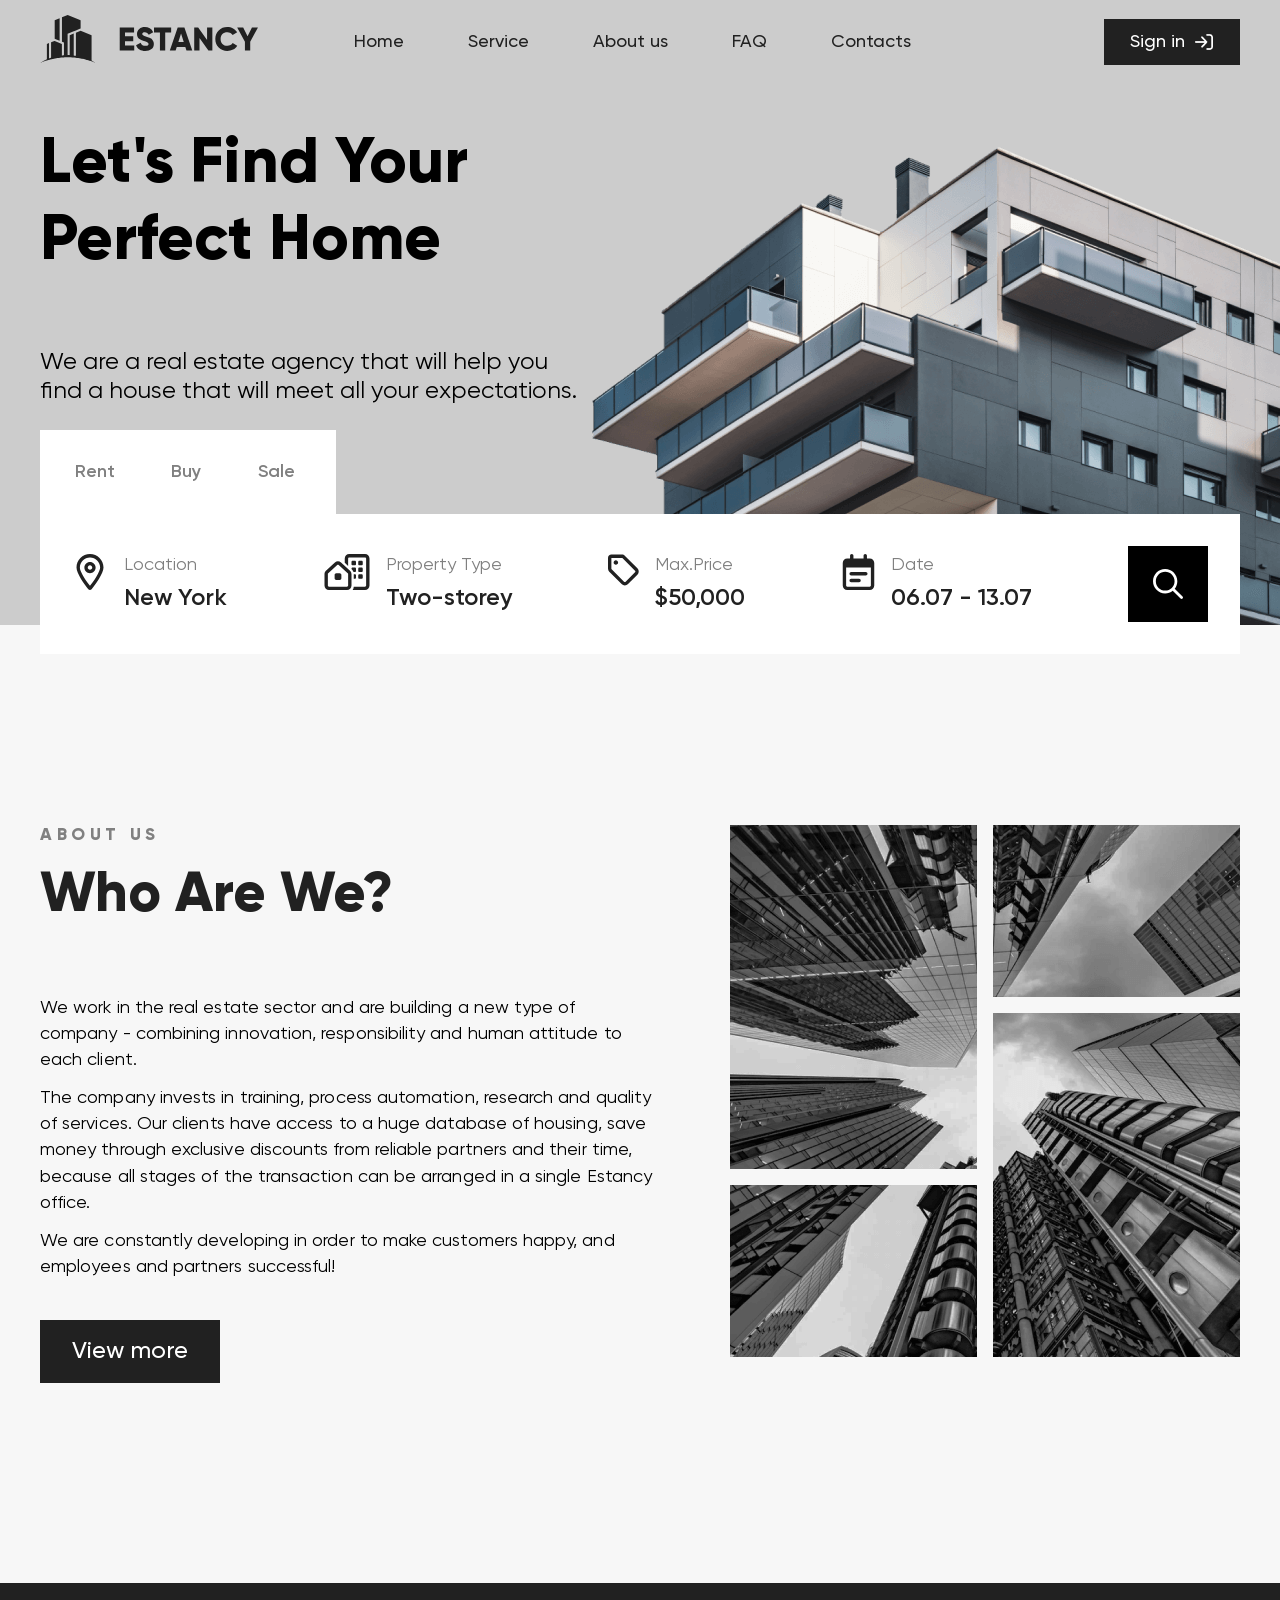
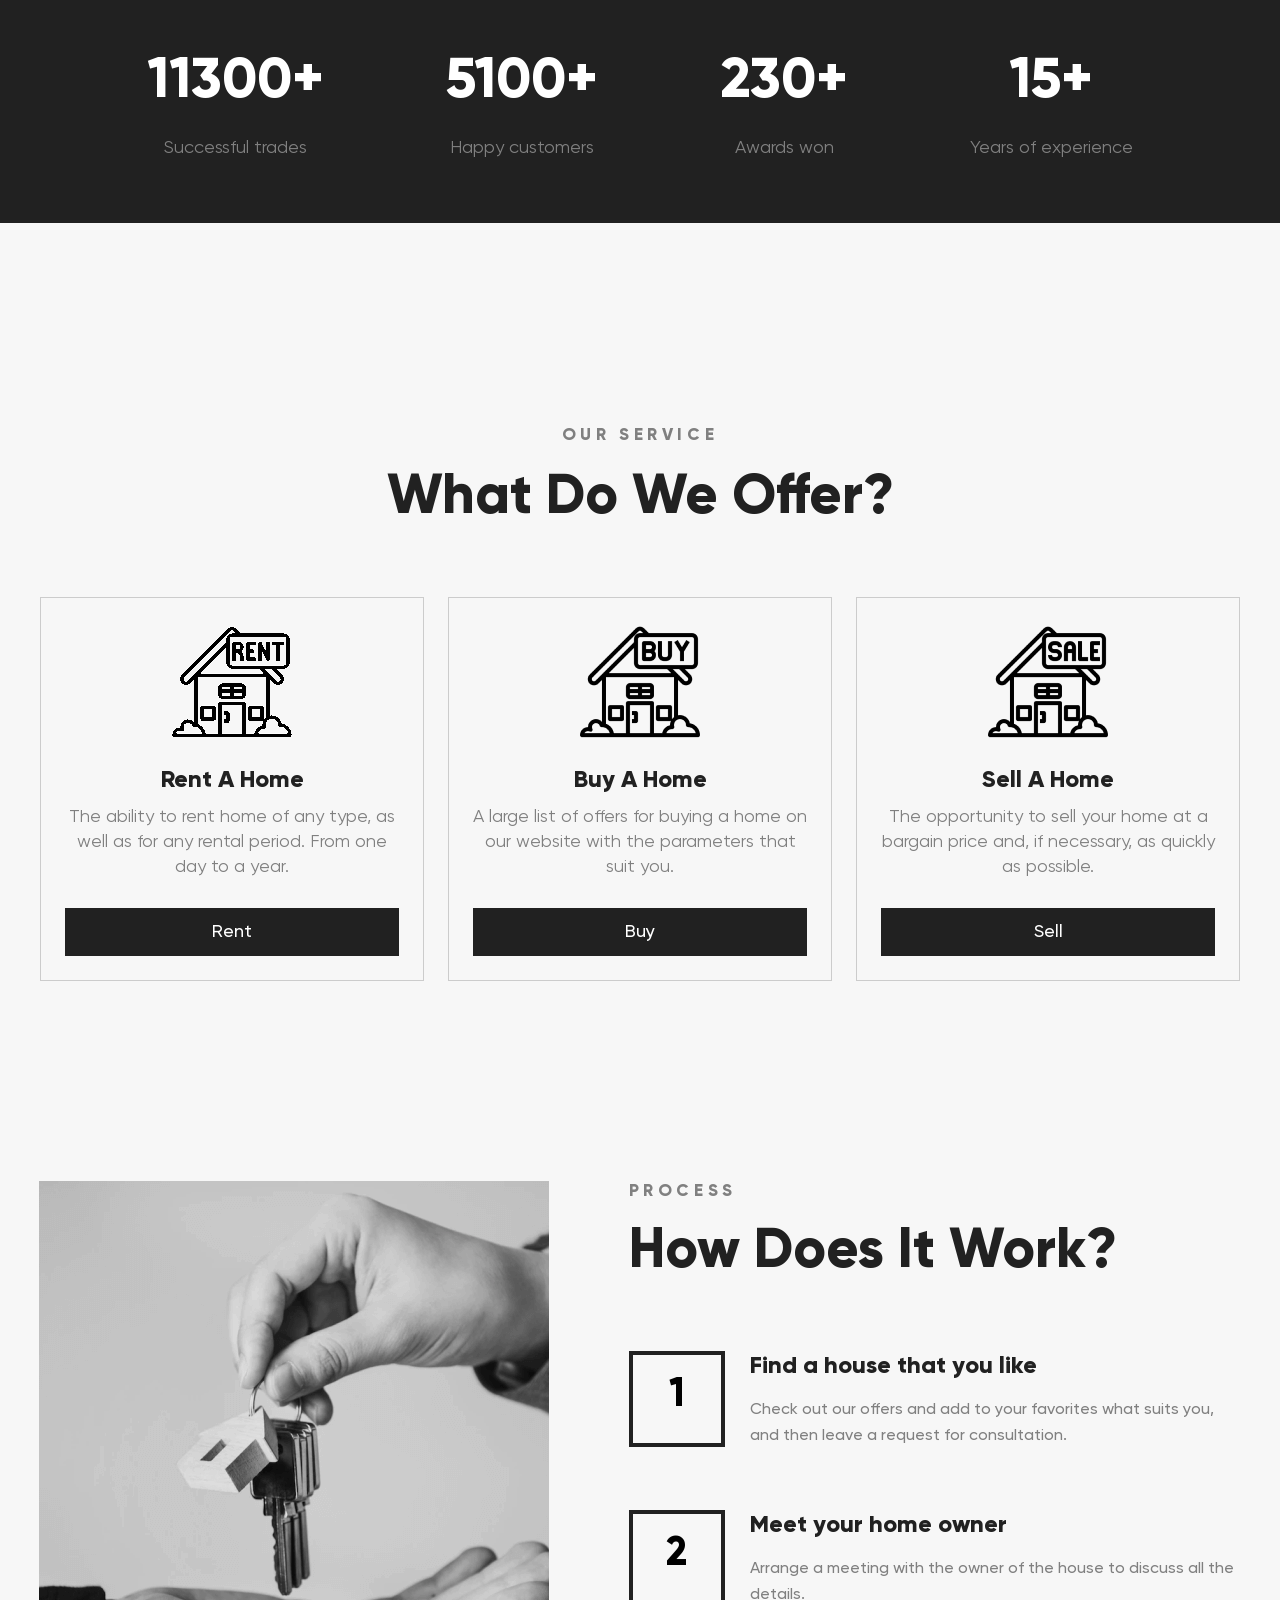
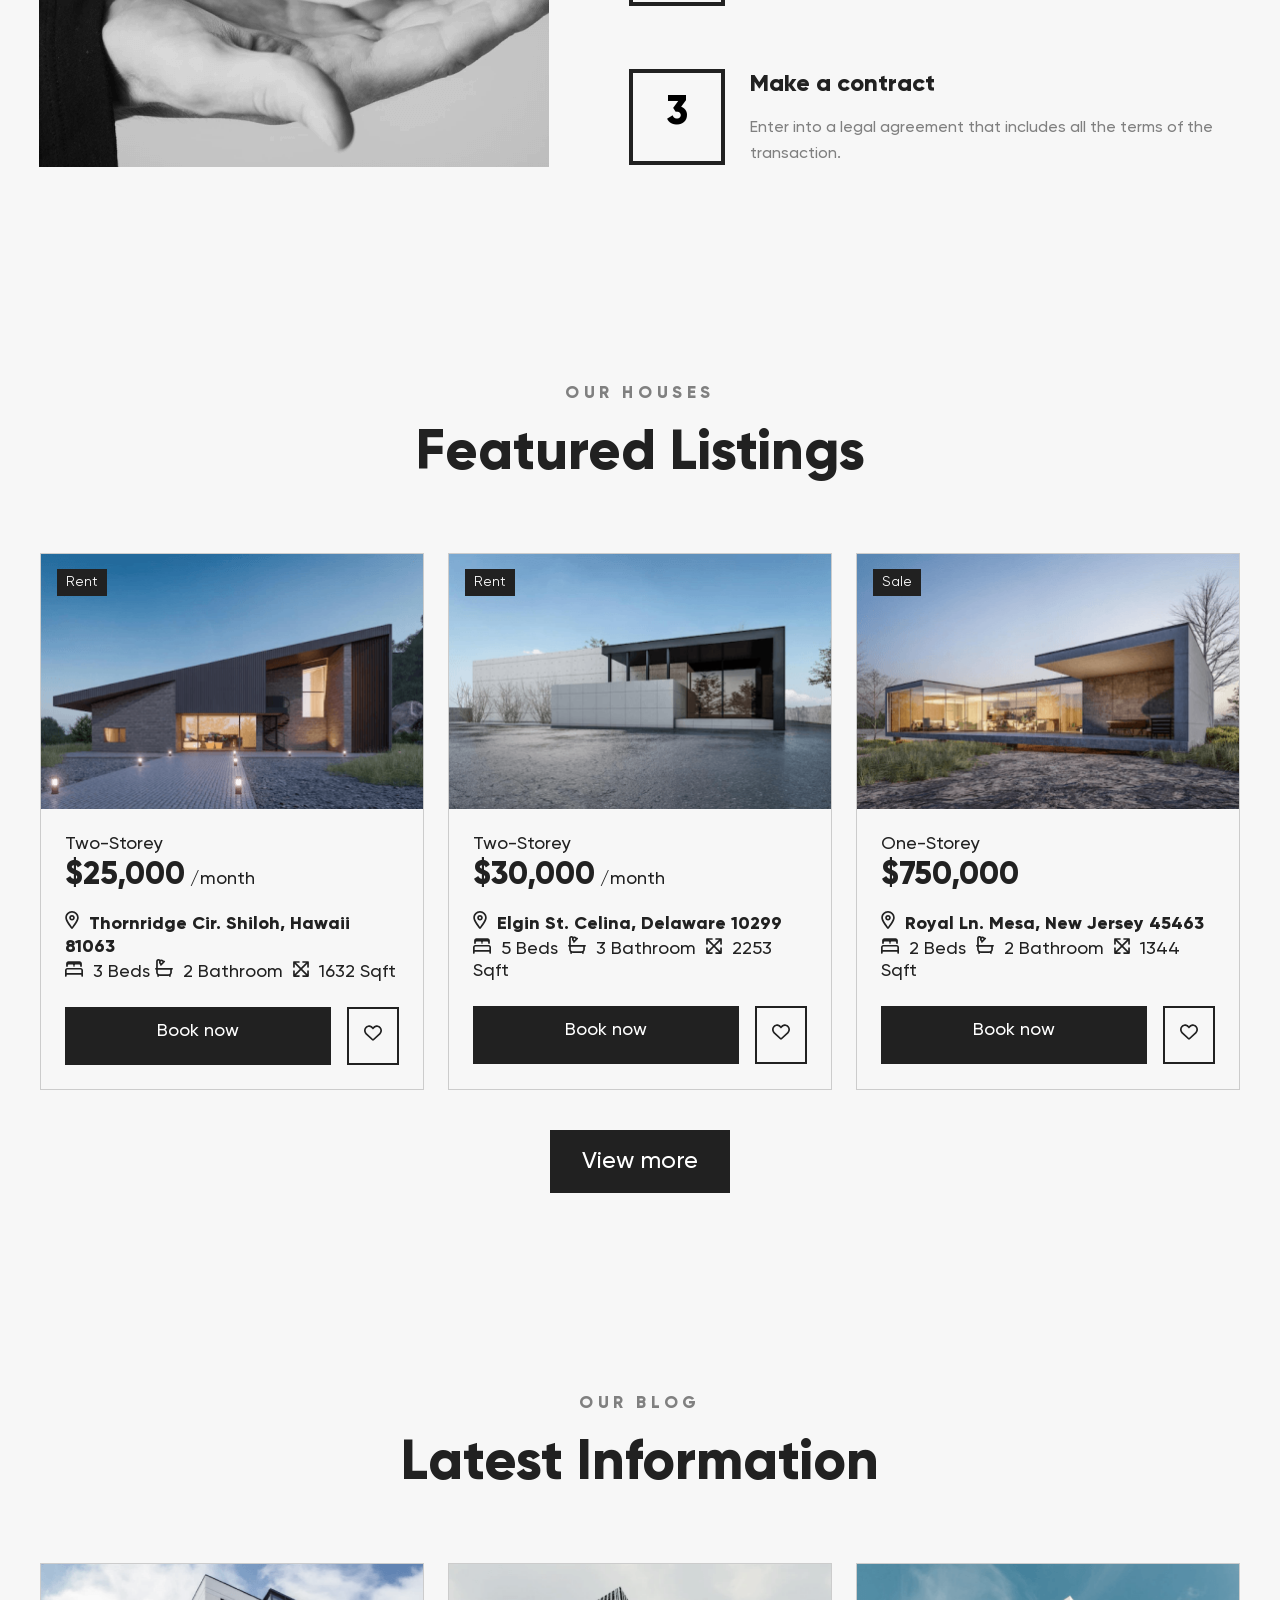
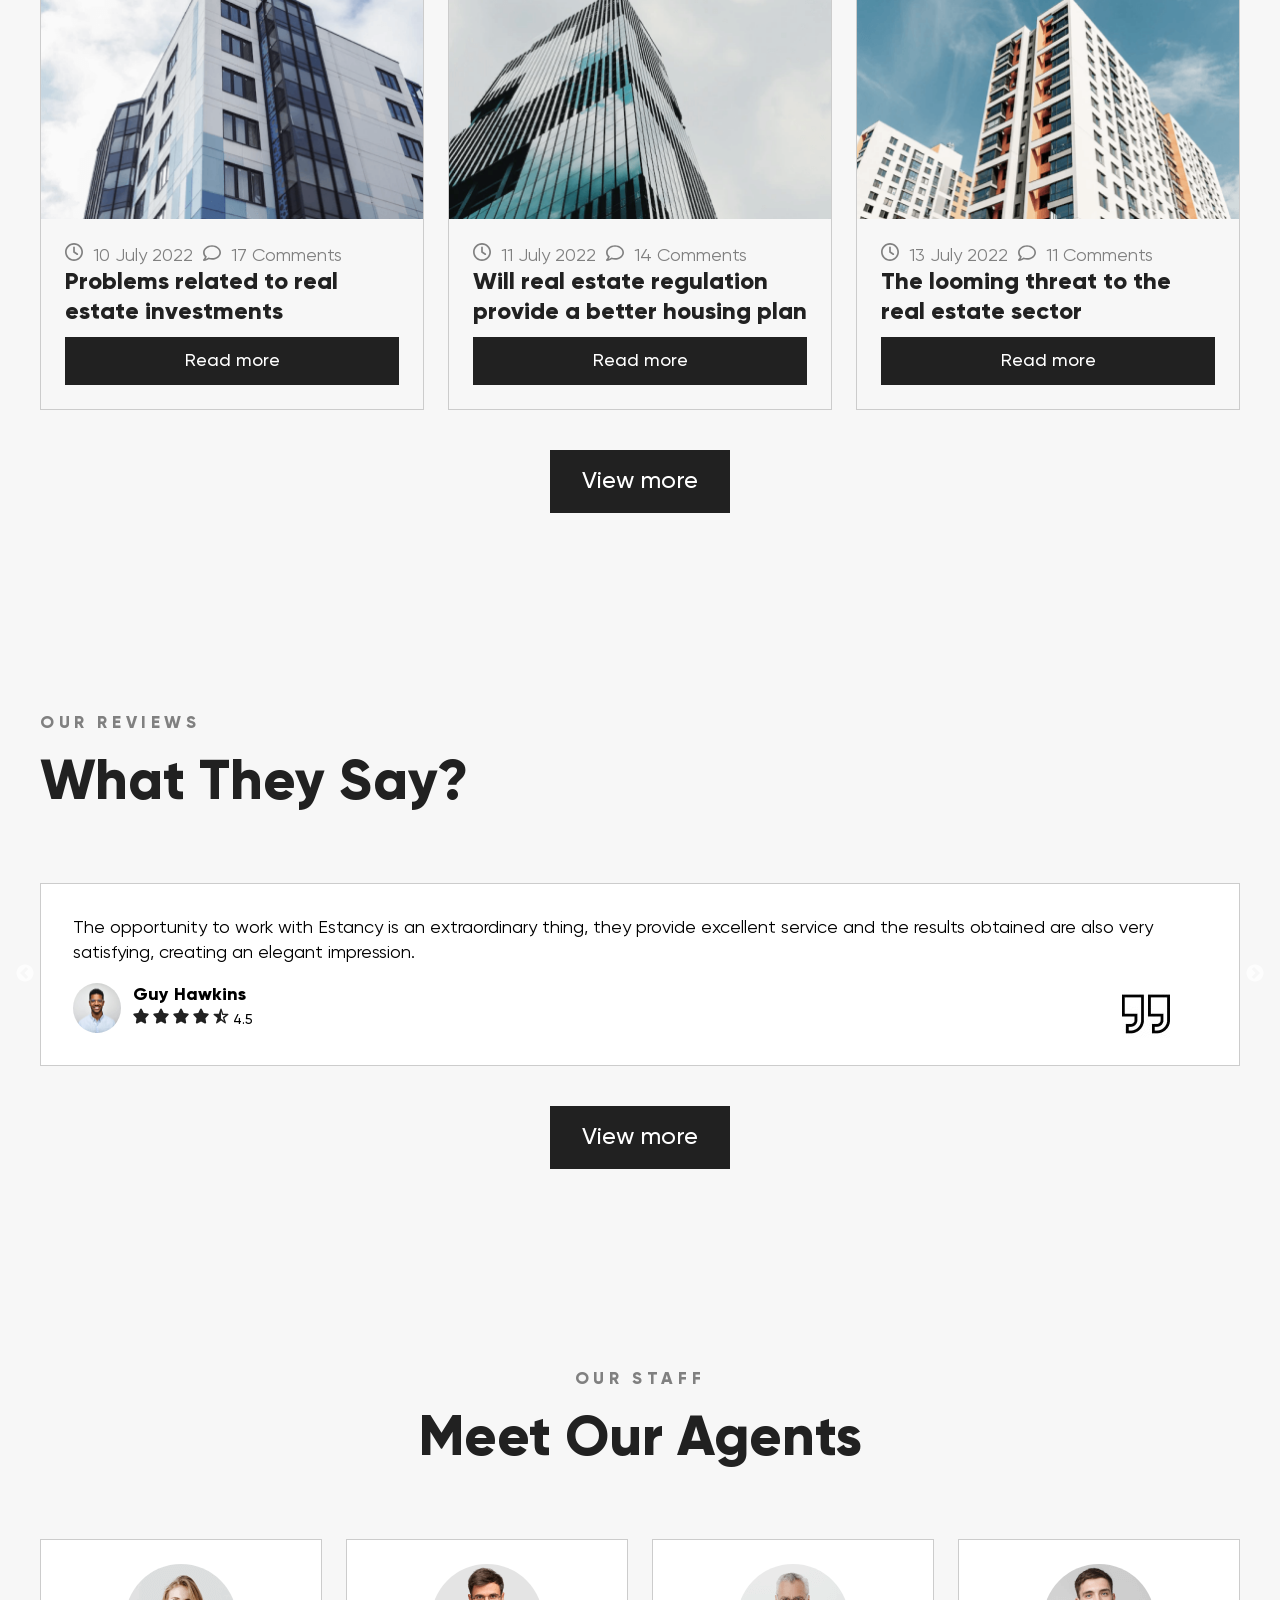
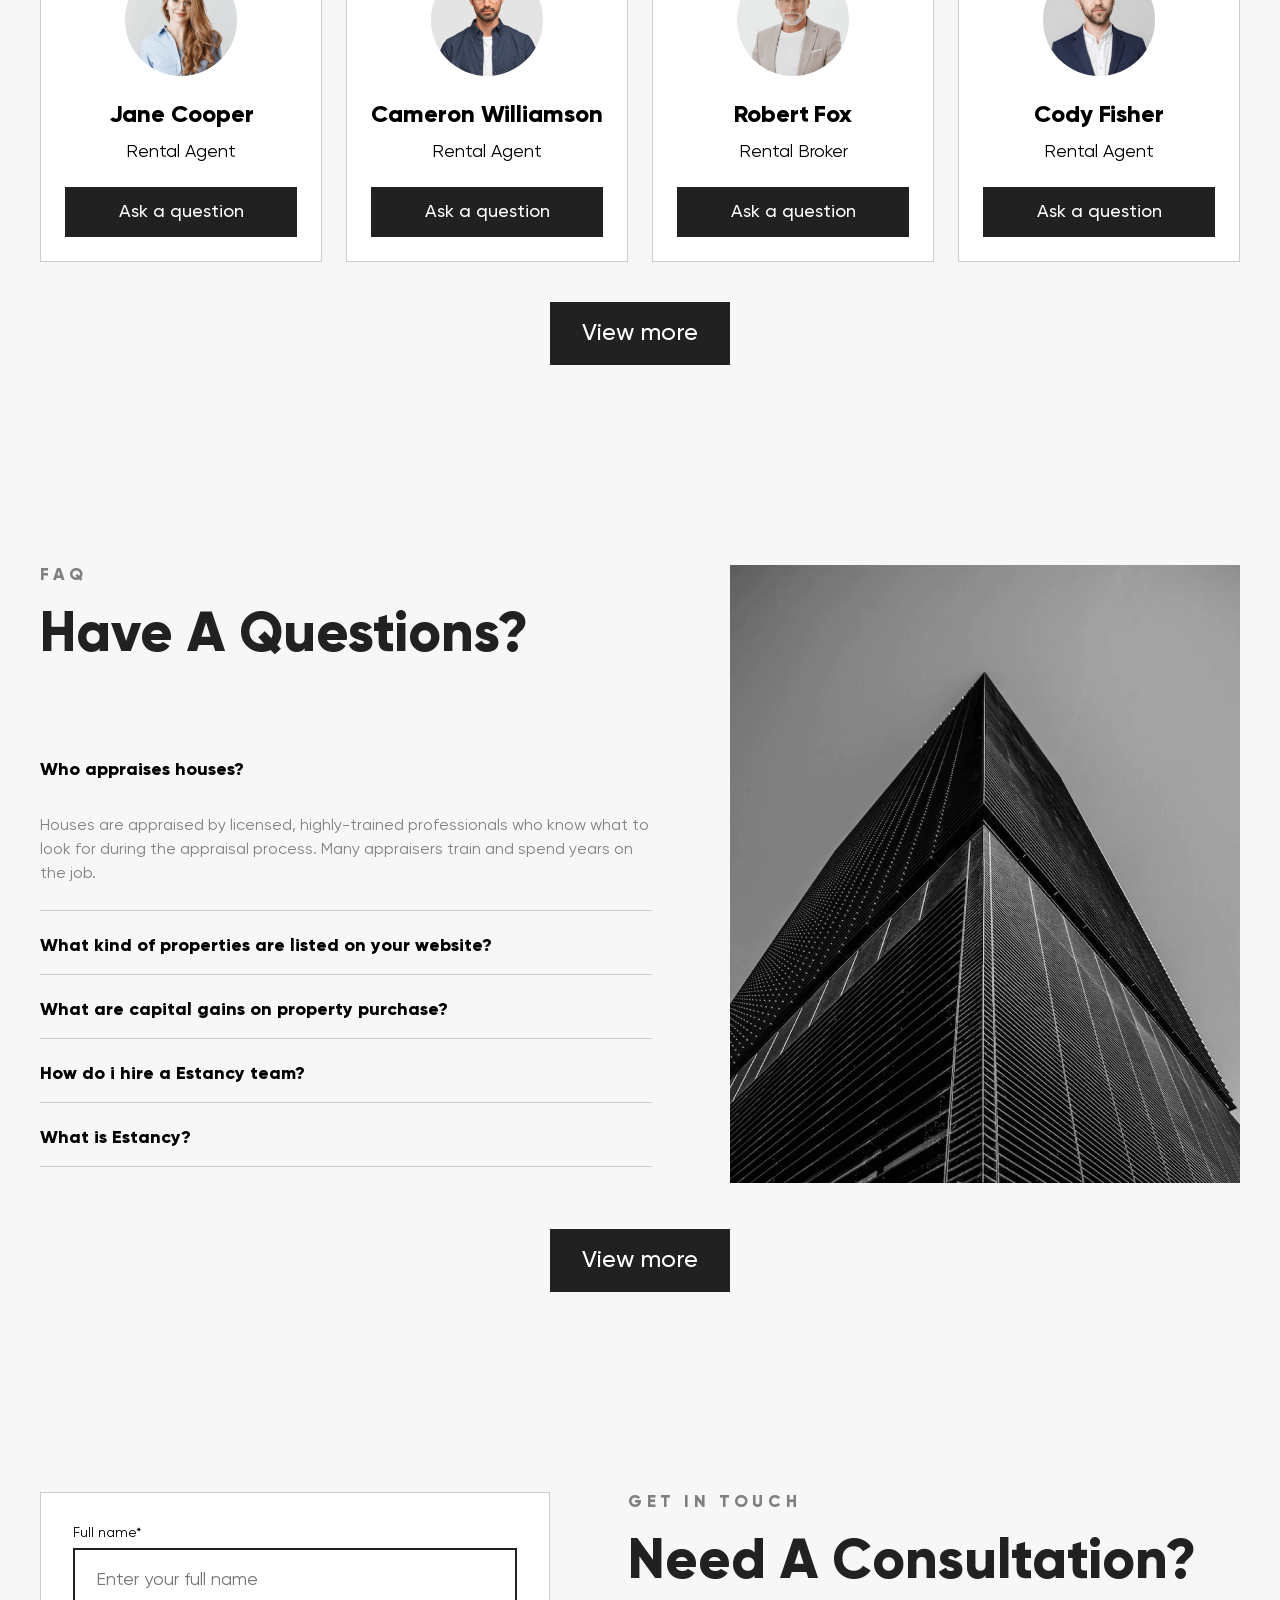
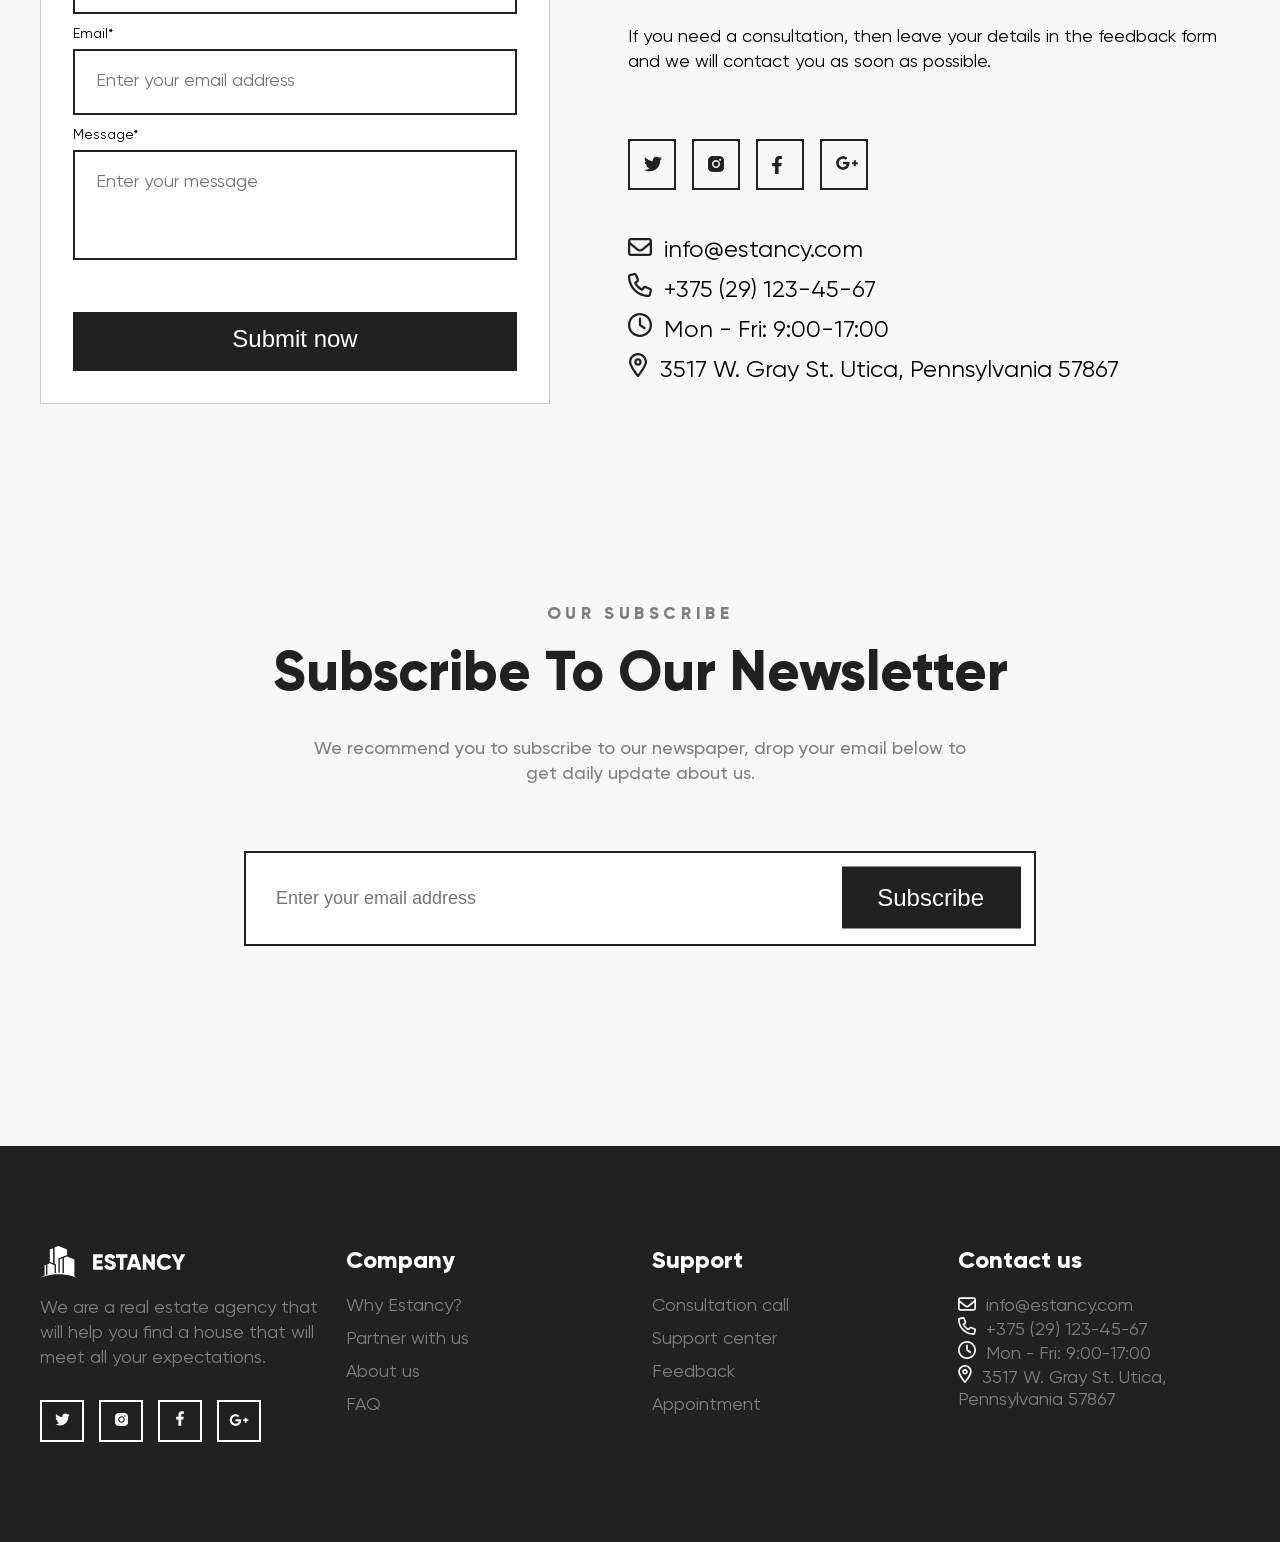
<file: index.html>
<!DOCTYPE html>
<html lang="en">
<head>
<meta charset="UTF-8">
<meta name="viewport" content="width=device-width, initial-scale=1.0">
<link rel="stylesheet" type="text/css" href="static/custom.css">
<link rel="stylesheet" href="static/slick/slick.css">
<link rel="stylesheet" href="static/slick/slick-theme.css">
<link rel="icon" type="image/png" href="favicon.png">
<title>Estancy</title>


</head>
<body>

<header>
	<div class="container">
		<div class="row c1">
			<a href="" id="logo"><img src="static/images/logo.svg" alt="logo"></a>
			<nav class="no920">
				<a href="">Home</a>
				<a href="">Service</a>
				<a href="">About us</a>
				<a href="">FAQ</a>
				<a href="">Contacts</a>
			</nav>
			<div class="hamburger">
				<div></div>
				<div></div>
				<div></div>
			</div>
			<a href="" class="btn sign_in">Sign in</a>			
		</div>

		<div class="row c2">
			<h1>Let's Find Your<br>Perfect Home</h1>
			<p>We are a real estate agency that will help you<br>find a house that will meet all your expectations.</p>
		</div>
		<div class="row c3">
			<div class="tab-area" data-name="resume">
				<div class="tab-label">
					<div class="tab-item c1 active">Rent</div>
					<div class="tab-item c2">Buy</div>
					<div class="tab-item c3">Sale</div>
				</div>
				<div class="tab-page">
					<div class="tab-item c1 active">
						<div class="wrap">
							<div class="item c1">
								<div class="col c1">
									<svg width="36" height="36" viewBox="0 0 28 36" fill="none" xmlns="http://www.w3.org/2000/svg">
										<path d="M19.625 13.5264C19.625 16.6904 17.0938 19.1514 14 19.1514C10.8359 19.1514 8.375 16.6904 8.375 13.5264C8.375 10.4326 10.8359 7.90137 14 7.90137C17.0938 7.90137 19.625 10.4326 19.625 13.5264ZM14 11.2764C12.7344 11.2764 11.75 12.3311 11.75 13.5264C11.75 14.792 12.7344 15.7764 14 15.7764C15.1953 15.7764 16.25 14.792 16.25 13.5264C16.25 12.3311 15.1953 11.2764 14 11.2764ZM27.5 13.5264C27.5 19.7139 19.2734 30.6123 15.6172 35.1826C14.7734 36.2373 13.1562 36.2373 12.3125 35.1826C8.65625 30.6123 0.5 19.7139 0.5 13.5264C0.5 6.07324 6.47656 0.0263672 14 0.0263672C21.4531 0.0263672 27.5 6.07324 27.5 13.5264ZM14 3.40137C8.375 3.40137 3.875 7.97168 3.875 13.5264C3.875 14.4404 4.15625 15.7764 4.92969 17.6045C5.63281 19.292 6.6875 21.2607 7.88281 23.2295C9.92188 26.4639 12.2422 29.5576 14 31.8076C15.6875 29.5576 18.0078 26.4639 20.0469 23.2295C21.2422 21.2607 22.2969 19.292 23 17.6045C23.7734 15.7764 24.125 14.4404 24.125 13.5264C24.125 7.97168 19.5547 3.40137 14 3.40137Z" fill="#212121"/>
									</svg>
								</div>
								<div class="col c2">
									<label for="">Location</label>
									<span>New York</span>
								</div>
							</div>
							<div class="item c2">
								<div class="col c1">
									<svg width="46" height="36" viewBox="0 0 46 36" fill="none" xmlns="http://www.w3.org/2000/svg">
										<path d="M24.125 4.5V11.8828L20.75 8.78906V4.5C20.75 2.03906 22.7188 0 25.25 0H41C43.4609 0 45.5 2.03906 45.5 4.5V31.5C45.5 34.0312 43.4609 36 41 36H28.625C29.3281 35.0859 29.75 33.8906 29.75 32.625H41C41.5625 32.625 42.125 32.1328 42.125 31.5V4.5C42.125 3.9375 41.5625 3.375 41 3.375H25.25C24.6172 3.375 24.125 3.9375 24.125 4.5ZM29.5391 18C29.2578 17.0156 28.6953 16.1016 27.9219 15.3984L27.5 14.9766V14.625C27.5 14.0625 27.9922 13.5 28.625 13.5H30.875C31.4375 13.5 32 14.0625 32 14.625V16.875C32 17.5078 31.4375 18 30.875 18H29.5391ZM29.75 24.75V20.25H30.875C31.4375 20.25 32 20.8125 32 21.375V23.625C32 24.2578 31.4375 24.75 30.875 24.75H29.75ZM34.25 14.625C34.25 14.0625 34.7422 13.5 35.375 13.5H37.625C38.1875 13.5 38.75 14.0625 38.75 14.625V16.875C38.75 17.5078 38.1875 18 37.625 18H35.375C34.7422 18 34.25 17.5078 34.25 16.875V14.625ZM37.625 20.25C38.1875 20.25 38.75 20.8125 38.75 21.375V23.625C38.75 24.2578 38.1875 24.75 37.625 24.75H35.375C34.7422 24.75 34.25 24.2578 34.25 23.625V21.375C34.25 20.8125 34.7422 20.25 35.375 20.25H37.625ZM30.875 6.75C31.4375 6.75 32 7.3125 32 7.875V10.125C32 10.7578 31.4375 11.25 30.875 11.25H28.625C27.9922 11.25 27.5 10.7578 27.5 10.125V7.875C27.5 7.3125 27.9922 6.75 28.625 6.75H30.875ZM34.25 7.875C34.25 7.3125 34.7422 6.75 35.375 6.75H37.625C38.1875 6.75 38.75 7.3125 38.75 7.875V10.125C38.75 10.7578 38.1875 11.25 37.625 11.25H35.375C34.7422 11.25 34.25 10.7578 34.25 10.125V7.875ZM10.625 20.8125C10.625 19.8984 11.3281 19.125 12.3125 19.125H15.6875C16.6016 19.125 17.375 19.8984 17.375 20.8125V24.1875C17.375 25.1719 16.6016 25.875 15.6875 25.875H12.3125C11.3281 25.875 10.625 25.1719 10.625 24.1875V20.8125ZM10.9062 8.4375C12.6641 6.89062 15.2656 6.89062 17.0234 8.4375L26.0234 16.6641C26.9375 17.5781 27.5 18.7734 27.5 20.0391V31.5C27.5 34.0312 25.4609 36 23 36H5C2.46875 36 0.5 34.0312 0.5 31.5V20.0391C0.5 18.7734 0.992188 17.5781 1.90625 16.6641L10.9062 8.4375ZM3.875 20.0391V31.5C3.875 32.1328 4.36719 32.625 5 32.625H23C23.5625 32.625 24.125 32.1328 24.125 31.5V20.0391C24.125 19.6875 23.9844 19.4062 23.7031 19.1953L14.7031 10.8984C14.2812 10.5469 13.6484 10.5469 13.2266 10.8984L4.22656 19.1953C3.94531 19.4062 3.875 19.6875 3.875 20.0391Z" fill="#212121"/>
									</svg>
								</div>
								<div class="col c2">
									<label for="">Property Type</label>
									<span>Two-storey</span>
								</div>
								
							</div>
							<div class="item c3">
								<div class="col c1">
									<svg width="31" height="32" viewBox="0 0 31 32" fill="none" xmlns="http://www.w3.org/2000/svg">
										<path d="M5.625 8.48535C5.625 7.29004 6.60938 6.23535 7.875 6.23535C9.07031 6.23535 10.125 7.29004 10.125 8.48535C10.125 9.75098 9.07031 10.7354 7.875 10.7354C6.60938 10.7354 5.625 9.75098 5.625 8.48535ZM13.8516 0.610352C15.0469 0.610352 16.1719 1.10254 17.0156 1.94629L29.3906 14.3213C31.1484 16.0791 31.1484 18.9619 29.3906 20.7197L20.0391 30.0713C18.2812 31.8291 15.3984 31.8291 13.6406 30.0713L1.26562 17.6963C0.421875 16.8525 0 15.7275 0 14.5322V3.98535C0 2.15723 1.47656 0.610352 3.375 0.610352H13.8516ZM3.65625 15.3057L16.0312 27.6807C16.4531 28.1729 17.2266 28.1729 17.6484 27.6807L27 18.3291C27.4922 17.9072 27.4922 17.1338 27 16.7119L14.625 4.33691C14.4141 4.12598 14.1328 3.98535 13.8516 3.98535H3.375V14.5322C3.375 14.8135 3.44531 15.0947 3.65625 15.3057Z" fill="#212121"/>
									</svg>
								</div>
								<div class="col c2">
									<label for="">Max.Price</label>
									<span>$50,000</span>
								</div>
							</div>
							<div class="item c4">
								<div class="col c1">
									<svg width="33" height="36" viewBox="0 0 33 36" fill="none" xmlns="http://www.w3.org/2000/svg">
										<path d="M7.5 19.6875C7.5 18.7734 8.20312 18 9.1875 18H23.8125C24.7266 18 25.5 18.7734 25.5 19.6875C25.5 20.6719 24.7266 21.375 23.8125 21.375H9.1875C8.20312 21.375 7.5 20.6719 7.5 19.6875ZM17.0625 24.75C17.9766 24.75 18.75 25.5234 18.75 26.4375C18.75 27.4219 17.9766 28.125 17.0625 28.125H9.1875C8.20312 28.125 7.5 27.4219 7.5 26.4375C7.5 25.5234 8.20312 24.75 9.1875 24.75H17.0625ZM11.4375 4.5H21.5625V1.6875C21.5625 0.773438 22.2656 0 23.25 0C24.1641 0 24.9375 0.773438 24.9375 1.6875V4.5H27.75C30.2109 4.5 32.25 6.53906 32.25 9V31.5C32.25 34.0312 30.2109 36 27.75 36H5.25C2.71875 36 0.75 34.0312 0.75 31.5V9C0.75 6.53906 2.71875 4.5 5.25 4.5H8.0625V1.6875C8.0625 0.773438 8.76562 0 9.75 0C10.6641 0 11.4375 0.773438 11.4375 1.6875V4.5ZM4.125 31.5C4.125 32.1328 4.61719 32.625 5.25 32.625H27.75C28.3125 32.625 28.875 32.1328 28.875 31.5V13.5H4.125V31.5Z" fill="#212121"/>
									</svg>
								</div>
								<div class="col c2">
									<label for="">Date</label>
									<span>06.07 - 13.07</span>
								</div>
							</div>
							<div class="item c5">
								<svg width="30" height="30" viewBox="0 0 30 30" fill="none" xmlns="http://www.w3.org/2000/svg">
									<path d="M29.5459 27.5977L21.6943 19.7461C23.3936 17.6953 24.3311 15.0586 24.3311 12.1875C24.3311 5.50781 18.8232 0 12.1436 0C5.40527 0 0.0146484 5.50781 0.0146484 12.1875C0.0146484 18.9258 5.46387 24.375 12.1436 24.375C14.9561 24.375 17.5928 23.4375 19.7021 21.7383L27.5537 29.5898C27.8467 29.8828 28.1982 30 28.6084 30C28.96 30 29.3115 29.8828 29.5459 29.5898C30.1318 29.0625 30.1318 28.1836 29.5459 27.5977ZM2.82715 12.1875C2.82715 7.03125 6.9873 2.8125 12.2021 2.8125C17.3584 2.8125 21.5771 7.03125 21.5771 12.1875C21.5771 17.4023 17.3584 21.5625 12.2021 21.5625C6.9873 21.5625 2.82715 17.4023 2.82715 12.1875Z" fill="white"/>
								</svg>
							</div>
						</div>



					</div>
					<div class="tab-item c2">Заголовок 2</div>
					<div class="tab-item c3">Заголовок 3</div>
				</div>
			</div>
		</div>
	</div>
</header>

<div id="about" class="block">
	<div class="container">
		<div class="col c1">
			<div class="title_area">
				<div class="descr">About us</div>
				<h2>Who Are We?</h2>
			</div>
			<p>We work in the real estate sector and are building a new type of company - combining innovation, responsibility and human attitude to each client.</p>
			<p>The company invests in training, process automation, research and quality of services. Our clients have access to a huge database of housing, save money through exclusive discounts from reliable partners and their time, because all stages of the transaction can be arranged in a single Estancy office.</p>
			<p>We are constantly developing in order to make customers happy, and employees and partners successful!</p>
			<a href="" class="btn s2">View more</a>
		</div>
		<div class="col c2">
			<img class="preview bimg768" src="static/images/about.png" alt="">
		</div>
	</div>
</div>

<div id="digits" class="block">
	<div class="container">
		<div class="item">
			<div class="digit">11300+</div>
			<div class="descr">Successful trades</div>
		</div>
		<div class="item">
			<div class="digit">5100+</div>
			<div class="descr">Happy customers</div>
		</div>
		<div class="item">
			<div class="digit">230+</div>
			<div class="descr">Awards won</div>
		</div>
		<div class="item">
			<div class="digit">15+</div>
			<div class="descr">Years of experience</div>
		</div>
	</div>
</div>

<div id="service" class="block">
	<div class="container">
		<div class="title_area s1">
			<div class="descr">Our service</div>
			<h2>What Do We Offer?</h2>
		</div>
		<div class="wrap">
			<div class="item">
				<img src="static/images/service/rent.png">
				<h3>Rent A Home</h3>
				<p class="descr">The ability to rent home of any type, as well as for any rental period. From one day to a year.</p>
				<a href=""class="btn">Rent</a>
			</div>
			<div class="item">
				<img src="static/images/service/buy.png">
				<h3>Buy A Home</h3>
				<p class="descr">A large list of offers for buying a home on our website with the parameters that suit you.</p>
				<a href="" class="btn">Buy</a>
			</div>
			<div class="item">
				<img src="static/images/service/sale.png">
				<h3>Sell A Home</h3>
				<p class="descr">The opportunity to sell your home at a bargain price and, if necessary, as quickly as possible.</p>
				<a href="" class="btn">Sell</a>
			</div>
		</div>
	</div>
</div>

<div id="process" class="block">
	<div class="container" >
		<div class="col c1">
			<img class="preview bimg123" src="static/images/process.png" alt="">
		</div>

		<div class="col c2">
			<div class="title_area">
				<div class="descr">Process</div>
				<h2>How Does It Work?</h2>
			</div>

			<div class="item">
				<div class="square no480">1</div>
				<div class="title_desc">
					<h3>Find a house that you like</h3>
					<p>Check out our offers and add to your favorites what suits you, and then leave a request for consultation.</p>
				</div>
			</div>
			<div class="item">
				<div class="square no480">2</div>
				<div class="title_desc">
					<h3>Meet your home owner</h3>
					<p>Arrange a meeting with the owner of the house to discuss all the details.</p>
				</div>
			</div>
			<div class="item">
				<div class="square no480">3</div>
				<div class="title_desc">
					<h3>Make a contract</h3>
					<p>Enter into a legal agreement that includes all the terms of the transaction.</p>
				</div>				
			</div>
		</div>
	</div>
</div>

<div id="houses" class="block">
	<div class="container">
		<div class="title_area s1">
			<div class="descr">Our houses</div>
			<h2>Featured Listings</h2>
		</div>
		<div class="wrap">
			<div class="item c1">
				<div class="preview_area">
					<img src="static/images/houses/1.png" class="bimg">
					<div class="status">Rent</div>
				</div>
				<div class="inner">
					<div class="row c1">Two-Storey</div>
					<div class="row c2">
						<span class="s1">$25,000</span>
						<span class="s2">/month</span>
					</div>
					<div class="row c3">
						<svg width="14" height="18" viewBox="0 0 14 18" fill="none" xmlns="http://www.w3.org/2000/svg">
							<path class="icon" d="M9.8125 6.76318C9.8125 8.34521 8.54688 9.57568 7 9.57568C5.41797 9.57568 4.1875 8.34521 4.1875 6.76318C4.1875 5.21631 5.41797 3.95068 7 3.95068C8.54688 3.95068 9.8125 5.21631 9.8125 6.76318ZM7 5.63818C6.36719 5.63818 5.875 6.16553 5.875 6.76318C5.875 7.396 6.36719 7.88818 7 7.88818C7.59766 7.88818 8.125 7.396 8.125 6.76318C8.125 6.16553 7.59766 5.63818 7 5.63818ZM13.75 6.76318C13.75 9.85693 9.63672 15.3062 7.80859 17.5913C7.38672 18.1187 6.57812 18.1187 6.15625 17.5913C4.32812 15.3062 0.25 9.85693 0.25 6.76318C0.25 3.03662 3.23828 0.0131836 7 0.0131836C10.7266 0.0131836 13.75 3.03662 13.75 6.76318ZM7 1.70068C4.1875 1.70068 1.9375 3.98584 1.9375 6.76318C1.9375 7.22021 2.07812 7.88818 2.46484 8.80225C2.81641 9.646 3.34375 10.6304 3.94141 11.6147C4.96094 13.2319 6.12109 14.7788 7 15.9038C7.84375 14.7788 9.00391 13.2319 10.0234 11.6147C10.6211 10.6304 11.1484 9.646 11.5 8.80225C11.8867 7.88818 12.0625 7.22021 12.0625 6.76318C12.0625 3.98584 9.77734 1.70068 7 1.70068Z" fill="#212121"/>
						</svg>&nbsp;
						<span>Thornridge Cir. Shiloh, Hawaii 81063</span>
					</div>
					<div class="row c4">
						<span>
							<svg width="18" height="16" viewBox="0 0 18 16" fill="none" xmlns="http://www.w3.org/2000/svg">
								<path class="icon" d="M2.8125 4.625C2.8125 4.02734 3.30469 3.5 3.9375 3.5H7.3125C7.91016 3.5 8.4375 4.02734 8.4375 4.625V5.75H9.5625V4.625C9.5625 4.02734 10.0547 3.5 10.6875 3.5H14.0625C14.6602 3.5 15.1875 4.02734 15.1875 4.625V5.75H16.875V2.375C16.875 1.14453 15.8555 0.125 14.625 0.125H3.375C2.10938 0.125 1.125 1.14453 1.125 2.375V5.75H2.8125V4.625ZM15.75 6.875H2.25C0.984375 6.875 0 7.89453 0 9.125V15.0312C0 15.5234 0.351562 15.875 0.808594 15.875C1.23047 15.875 1.6875 15.5234 1.6875 15.0312V13.625H16.3125V15.0312C16.3125 15.5234 16.6641 15.875 17.1562 15.875C17.6133 15.875 18 15.5234 18 15.0312V9.125C18 7.89453 16.9805 6.875 15.75 6.875ZM16.3125 11.9375H1.6875V9.125C1.6875 8.84375 1.93359 8.5625 2.25 8.5625H15.75C16.0312 8.5625 16.3125 8.84375 16.3125 9.125V11.9375Z" fill="#212121"/>
							</svg>&nbsp;
							<span>3 Beds</span>
						</span>
						<span>
							<svg width="18" height="18" viewBox="0 0 18 18" fill="none" xmlns="http://www.w3.org/2000/svg">
								<path class="icon" d="M17.1562 9.02764H2.8125V2.45342C2.8125 2.13702 2.98828 1.85577 3.26953 1.7503C3.55078 1.64483 3.86719 1.71514 4.07812 1.92608L4.18359 2.03155C3.72656 2.98077 3.86719 4.14092 4.67578 4.94952L5.20312 5.47686C4.99219 5.79327 4.99219 6.21514 5.30859 6.53155C5.44922 6.67217 5.66016 6.74248 5.90625 6.74248C6.11719 6.74248 6.32812 6.67217 6.46875 6.49639L9.84375 3.12139C10.1953 2.80498 10.1953 2.27764 9.84375 1.96123C9.70312 1.78545 9.49219 1.71514 9.28125 1.71514C9.14062 1.71514 8.96484 1.7503 8.82422 1.85577L8.29688 1.32842C7.48828 0.519828 6.32812 0.379203 5.37891 0.836234L5.30859 0.801078C4.78125 0.238578 4.00781 -0.0778286 3.26953 0.0276402C2.00391 0.203421 1.125 1.25811 1.125 2.45342V9.02764H0.84375C0.351562 9.02764 0 9.3792 0 9.87139C0 10.3284 0.351562 10.7151 0.84375 10.7151H1.125V13.5276C1.125 14.4769 1.51172 15.3909 2.25 16.0237V17.1839C2.25 17.6409 2.60156 17.9925 3.09375 17.9925C3.55078 17.9925 3.9375 17.6409 3.9375 17.1839V16.8323C4.11328 16.8675 4.28906 16.8675 4.5 16.9026H13.5C13.6758 16.8675 13.8516 16.8675 14.0625 16.8323V17.1839C14.0625 17.6409 14.4141 17.9925 14.9062 17.9925C15.3633 17.9925 15.75 17.6409 15.75 17.1487V16.0237C16.4531 15.3558 16.875 14.4769 16.875 13.5276V10.7151H17.1562C17.6133 10.7151 18 10.3284 18 9.87139C18 9.3792 17.6133 9.02764 17.1562 9.02764ZM7.10156 2.52373L7.59375 3.01592L6.36328 4.24639L5.87109 3.7542C5.51953 3.40264 5.51953 2.84014 5.87109 2.52373C6.22266 2.17217 6.75 2.17217 7.10156 2.52373ZM15.1875 13.4925C15.1875 14.4417 14.4141 15.18 13.5 15.18H4.5C3.55078 15.18 2.8125 14.4417 2.8125 13.4925V10.7151H15.1875V13.4925Z" fill="#212121"/>
							</svg>&nbsp;
							<span>2 Bathroom</span>&nbsp;
						</span>
						<span>
							<svg width="16" height="16" viewBox="0 0 16 16" fill="none" xmlns="http://www.w3.org/2000/svg">
								<path class="icon" d="M14.1875 6.03125V3.00781L9.16016 8L14.1875 13.0273V9.96875C14.1875 9.51172 14.5391 9.125 15.0312 9.125C15.4883 9.125 15.875 9.51172 15.875 9.96875V15.0312C15.875 15.1719 15.8398 15.2773 15.8047 15.3828C15.6992 15.5938 15.5586 15.7344 15.3477 15.8398C15.2422 15.875 15.1367 15.875 15.0312 15.875H9.96875C9.47656 15.875 9.125 15.5234 9.125 15.0312C9.125 14.5742 9.47656 14.1875 9.96875 14.1875H12.9922L8 9.19531L2.97266 14.1875H6.03125C6.48828 14.1875 6.875 14.5742 6.875 15.0312C6.875 15.5234 6.48828 15.875 6.03125 15.875H0.96875C0.828125 15.875 0.722656 15.875 0.617188 15.8398C0.40625 15.7344 0.265625 15.5938 0.160156 15.3828C0.125 15.2773 0.125 15.1719 0.125 15.0312V9.96875C0.125 9.51172 0.476562 9.125 0.96875 9.125C1.42578 9.125 1.8125 9.51172 1.8125 9.96875V13.0273L6.80469 8L1.8125 3.00781V6.03125C1.8125 6.52344 1.42578 6.875 0.96875 6.875C0.476562 6.875 0.125 6.52344 0.125 6.03125V0.96875C0.125 0.863281 0.125 0.757812 0.160156 0.652344C0.265625 0.441406 0.40625 0.300781 0.617188 0.195312C0.722656 0.160156 0.828125 0.125 0.96875 0.125H6.03125C6.48828 0.125 6.875 0.511719 6.875 0.96875C6.875 1.46094 6.48828 1.8125 6.03125 1.8125H2.97266L8 6.83984L12.9922 1.8125H9.96875C9.47656 1.8125 9.125 1.46094 9.125 0.96875C9.125 0.511719 9.47656 0.125 9.96875 0.125H15.0312C15.1367 0.125 15.2422 0.160156 15.3477 0.195312C15.5586 0.300781 15.6992 0.441406 15.8047 0.652344C15.8398 0.757812 15.875 0.863281 15.875 0.96875V6.03125C15.875 6.52344 15.4883 6.875 15.0312 6.875C14.5391 6.875 14.1875 6.52344 14.1875 6.03125Z" fill="#212121"/>
							</svg>&nbsp;
							<span>1632 Sqft</span>
						</span>
					</div>
					<div class="row c5">
						<a href="" class="btn">Book now</a>
						<a href="" class="like">
							<svg width="48" height="48" viewBox="0 0 48 48" fill="none" xmlns="http://www.w3.org/2000/svg">
							<path class="icon" d="M23.5781 17.7619L23.9648 18.1838L24.3867 17.7971C25.5469 16.6369 27.1992 16.1096 28.7812 16.3908C31.207 16.7775 33 18.8869 33 21.3478V21.5236C33 23.0002 32.3672 24.4064 31.3125 25.3908L24.9492 31.3322C24.7031 31.5783 24.3516 31.6838 24 31.6838C23.6133 31.6838 23.2617 31.5783 23.0156 31.3322L16.6523 25.3908C15.5977 24.4064 15 23.0002 15 21.5236V21.3478C15 18.8869 16.7578 16.7775 19.1836 16.3908C20.7656 16.1096 22.418 16.6369 23.5781 17.7619C23.5781 17.7971 23.543 17.7619 23.5781 17.7619ZM23.9648 20.5744L22.3828 18.9572C21.6094 18.2189 20.5195 17.8674 19.4648 18.0431C17.8477 18.3244 16.6875 19.6955 16.6875 21.3478V21.5236C16.6875 22.5431 17.0742 23.4924 17.8125 24.1603L24 29.926L30.1523 24.1603C30.8906 23.4924 31.3125 22.5431 31.3125 21.5236V21.3478C31.3125 19.6955 30.1172 18.3244 28.5 18.0431C27.4453 17.8674 26.3555 18.2189 25.582 18.9572L23.9648 20.5744Z" fill="#212121"/>
							</svg>
						</a>
					</div>
				</div>
			</div>
			<div class="item c2">
				<div class="preview_area">				
					<img src="static/images/houses/2.png" class="bimg">	
					<div class="status">Rent</div>
				</div>
				<div class="inner">
					<div class="row c1">Two-Storey</div>
					<div class="row c2">
						<span class="s1">$30,000</span>
						<span class="s2">/month</span>
					</div>
					<div class="row c3">
						<svg width="14" height="18" viewBox="0 0 14 18" fill="none" xmlns="http://www.w3.org/2000/svg">
							<path class="icon" d="M9.8125 6.76318C9.8125 8.34521 8.54688 9.57568 7 9.57568C5.41797 9.57568 4.1875 8.34521 4.1875 6.76318C4.1875 5.21631 5.41797 3.95068 7 3.95068C8.54688 3.95068 9.8125 5.21631 9.8125 6.76318ZM7 5.63818C6.36719 5.63818 5.875 6.16553 5.875 6.76318C5.875 7.396 6.36719 7.88818 7 7.88818C7.59766 7.88818 8.125 7.396 8.125 6.76318C8.125 6.16553 7.59766 5.63818 7 5.63818ZM13.75 6.76318C13.75 9.85693 9.63672 15.3062 7.80859 17.5913C7.38672 18.1187 6.57812 18.1187 6.15625 17.5913C4.32812 15.3062 0.25 9.85693 0.25 6.76318C0.25 3.03662 3.23828 0.0131836 7 0.0131836C10.7266 0.0131836 13.75 3.03662 13.75 6.76318ZM7 1.70068C4.1875 1.70068 1.9375 3.98584 1.9375 6.76318C1.9375 7.22021 2.07812 7.88818 2.46484 8.80225C2.81641 9.646 3.34375 10.6304 3.94141 11.6147C4.96094 13.2319 6.12109 14.7788 7 15.9038C7.84375 14.7788 9.00391 13.2319 10.0234 11.6147C10.6211 10.6304 11.1484 9.646 11.5 8.80225C11.8867 7.88818 12.0625 7.22021 12.0625 6.76318C12.0625 3.98584 9.77734 1.70068 7 1.70068Z" fill="#212121"/>
						</svg>&nbsp;
						<span>Elgin St. Celina, Delaware 10299</span>
					</div>
					<div class="row c4">
						<svg width="18" height="16" viewBox="0 0 18 16" fill="none" xmlns="http://www.w3.org/2000/svg">
							<path class="icon" d="M2.8125 4.625C2.8125 4.02734 3.30469 3.5 3.9375 3.5H7.3125C7.91016 3.5 8.4375 4.02734 8.4375 4.625V5.75H9.5625V4.625C9.5625 4.02734 10.0547 3.5 10.6875 3.5H14.0625C14.6602 3.5 15.1875 4.02734 15.1875 4.625V5.75H16.875V2.375C16.875 1.14453 15.8555 0.125 14.625 0.125H3.375C2.10938 0.125 1.125 1.14453 1.125 2.375V5.75H2.8125V4.625ZM15.75 6.875H2.25C0.984375 6.875 0 7.89453 0 9.125V15.0312C0 15.5234 0.351562 15.875 0.808594 15.875C1.23047 15.875 1.6875 15.5234 1.6875 15.0312V13.625H16.3125V15.0312C16.3125 15.5234 16.6641 15.875 17.1562 15.875C17.6133 15.875 18 15.5234 18 15.0312V9.125C18 7.89453 16.9805 6.875 15.75 6.875ZM16.3125 11.9375H1.6875V9.125C1.6875 8.84375 1.93359 8.5625 2.25 8.5625H15.75C16.0312 8.5625 16.3125 8.84375 16.3125 9.125V11.9375Z" fill="#212121"/>
						</svg>&nbsp;
						<span>5 Beds</span>&nbsp;
						<svg width="18" height="18" viewBox="0 0 18 18" fill="none" xmlns="http://www.w3.org/2000/svg">
							<path class="icon" d="M17.1562 9.02764H2.8125V2.45342C2.8125 2.13702 2.98828 1.85577 3.26953 1.7503C3.55078 1.64483 3.86719 1.71514 4.07812 1.92608L4.18359 2.03155C3.72656 2.98077 3.86719 4.14092 4.67578 4.94952L5.20312 5.47686C4.99219 5.79327 4.99219 6.21514 5.30859 6.53155C5.44922 6.67217 5.66016 6.74248 5.90625 6.74248C6.11719 6.74248 6.32812 6.67217 6.46875 6.49639L9.84375 3.12139C10.1953 2.80498 10.1953 2.27764 9.84375 1.96123C9.70312 1.78545 9.49219 1.71514 9.28125 1.71514C9.14062 1.71514 8.96484 1.7503 8.82422 1.85577L8.29688 1.32842C7.48828 0.519828 6.32812 0.379203 5.37891 0.836234L5.30859 0.801078C4.78125 0.238578 4.00781 -0.0778286 3.26953 0.0276402C2.00391 0.203421 1.125 1.25811 1.125 2.45342V9.02764H0.84375C0.351562 9.02764 0 9.3792 0 9.87139C0 10.3284 0.351562 10.7151 0.84375 10.7151H1.125V13.5276C1.125 14.4769 1.51172 15.3909 2.25 16.0237V17.1839C2.25 17.6409 2.60156 17.9925 3.09375 17.9925C3.55078 17.9925 3.9375 17.6409 3.9375 17.1839V16.8323C4.11328 16.8675 4.28906 16.8675 4.5 16.9026H13.5C13.6758 16.8675 13.8516 16.8675 14.0625 16.8323V17.1839C14.0625 17.6409 14.4141 17.9925 14.9062 17.9925C15.3633 17.9925 15.75 17.6409 15.75 17.1487V16.0237C16.4531 15.3558 16.875 14.4769 16.875 13.5276V10.7151H17.1562C17.6133 10.7151 18 10.3284 18 9.87139C18 9.3792 17.6133 9.02764 17.1562 9.02764ZM7.10156 2.52373L7.59375 3.01592L6.36328 4.24639L5.87109 3.7542C5.51953 3.40264 5.51953 2.84014 5.87109 2.52373C6.22266 2.17217 6.75 2.17217 7.10156 2.52373ZM15.1875 13.4925C15.1875 14.4417 14.4141 15.18 13.5 15.18H4.5C3.55078 15.18 2.8125 14.4417 2.8125 13.4925V10.7151H15.1875V13.4925Z" fill="#212121"/>
							</svg>&nbsp;
						<span>3 Bathroom</span>&nbsp;
						<svg width="16" height="16" viewBox="0 0 16 16" fill="none" xmlns="http://www.w3.org/2000/svg">
							<path class="icon" d="M14.1875 6.03125V3.00781L9.16016 8L14.1875 13.0273V9.96875C14.1875 9.51172 14.5391 9.125 15.0312 9.125C15.4883 9.125 15.875 9.51172 15.875 9.96875V15.0312C15.875 15.1719 15.8398 15.2773 15.8047 15.3828C15.6992 15.5938 15.5586 15.7344 15.3477 15.8398C15.2422 15.875 15.1367 15.875 15.0312 15.875H9.96875C9.47656 15.875 9.125 15.5234 9.125 15.0312C9.125 14.5742 9.47656 14.1875 9.96875 14.1875H12.9922L8 9.19531L2.97266 14.1875H6.03125C6.48828 14.1875 6.875 14.5742 6.875 15.0312C6.875 15.5234 6.48828 15.875 6.03125 15.875H0.96875C0.828125 15.875 0.722656 15.875 0.617188 15.8398C0.40625 15.7344 0.265625 15.5938 0.160156 15.3828C0.125 15.2773 0.125 15.1719 0.125 15.0312V9.96875C0.125 9.51172 0.476562 9.125 0.96875 9.125C1.42578 9.125 1.8125 9.51172 1.8125 9.96875V13.0273L6.80469 8L1.8125 3.00781V6.03125C1.8125 6.52344 1.42578 6.875 0.96875 6.875C0.476562 6.875 0.125 6.52344 0.125 6.03125V0.96875C0.125 0.863281 0.125 0.757812 0.160156 0.652344C0.265625 0.441406 0.40625 0.300781 0.617188 0.195312C0.722656 0.160156 0.828125 0.125 0.96875 0.125H6.03125C6.48828 0.125 6.875 0.511719 6.875 0.96875C6.875 1.46094 6.48828 1.8125 6.03125 1.8125H2.97266L8 6.83984L12.9922 1.8125H9.96875C9.47656 1.8125 9.125 1.46094 9.125 0.96875C9.125 0.511719 9.47656 0.125 9.96875 0.125H15.0312C15.1367 0.125 15.2422 0.160156 15.3477 0.195312C15.5586 0.300781 15.6992 0.441406 15.8047 0.652344C15.8398 0.757812 15.875 0.863281 15.875 0.96875V6.03125C15.875 6.52344 15.4883 6.875 15.0312 6.875C14.5391 6.875 14.1875 6.52344 14.1875 6.03125Z" fill="#212121"/>
						</svg>&nbsp;
						<span>2253 Sqft</span>
					</div>
					<div class="row c5">
						<a href="" class="btn">Book now</a>
						<a href="" class="like">
							<svg width="48" height="48" viewBox="0 0 48 48" fill="none" xmlns="http://www.w3.org/2000/svg">
							<path class="icon" d="M23.5781 17.7619L23.9648 18.1838L24.3867 17.7971C25.5469 16.6369 27.1992 16.1096 28.7812 16.3908C31.207 16.7775 33 18.8869 33 21.3478V21.5236C33 23.0002 32.3672 24.4064 31.3125 25.3908L24.9492 31.3322C24.7031 31.5783 24.3516 31.6838 24 31.6838C23.6133 31.6838 23.2617 31.5783 23.0156 31.3322L16.6523 25.3908C15.5977 24.4064 15 23.0002 15 21.5236V21.3478C15 18.8869 16.7578 16.7775 19.1836 16.3908C20.7656 16.1096 22.418 16.6369 23.5781 17.7619C23.5781 17.7971 23.543 17.7619 23.5781 17.7619ZM23.9648 20.5744L22.3828 18.9572C21.6094 18.2189 20.5195 17.8674 19.4648 18.0431C17.8477 18.3244 16.6875 19.6955 16.6875 21.3478V21.5236C16.6875 22.5431 17.0742 23.4924 17.8125 24.1603L24 29.926L30.1523 24.1603C30.8906 23.4924 31.3125 22.5431 31.3125 21.5236V21.3478C31.3125 19.6955 30.1172 18.3244 28.5 18.0431C27.4453 17.8674 26.3555 18.2189 25.582 18.9572L23.9648 20.5744Z" fill="#212121"/>
							</svg>
						</a>
					</div>
				</div>				
			</div>
			<div class="item c3">
				<div class="preview_area">				
					<img src="static/images/houses/3.png" class="bimg">
					<div class="status">Sale</div>
				</div>
				<div class="inner">
					<div class="row c1">One-Storey</div>
					<div class="row c2">
						<span class="s1">$750,000</span>
					</div>
					<div class="row c3">
						<svg width="14" height="18" viewBox="0 0 14 18" fill="none" xmlns="http://www.w3.org/2000/svg">
							<path class="icon" d="M9.8125 6.76318C9.8125 8.34521 8.54688 9.57568 7 9.57568C5.41797 9.57568 4.1875 8.34521 4.1875 6.76318C4.1875 5.21631 5.41797 3.95068 7 3.95068C8.54688 3.95068 9.8125 5.21631 9.8125 6.76318ZM7 5.63818C6.36719 5.63818 5.875 6.16553 5.875 6.76318C5.875 7.396 6.36719 7.88818 7 7.88818C7.59766 7.88818 8.125 7.396 8.125 6.76318C8.125 6.16553 7.59766 5.63818 7 5.63818ZM13.75 6.76318C13.75 9.85693 9.63672 15.3062 7.80859 17.5913C7.38672 18.1187 6.57812 18.1187 6.15625 17.5913C4.32812 15.3062 0.25 9.85693 0.25 6.76318C0.25 3.03662 3.23828 0.0131836 7 0.0131836C10.7266 0.0131836 13.75 3.03662 13.75 6.76318ZM7 1.70068C4.1875 1.70068 1.9375 3.98584 1.9375 6.76318C1.9375 7.22021 2.07812 7.88818 2.46484 8.80225C2.81641 9.646 3.34375 10.6304 3.94141 11.6147C4.96094 13.2319 6.12109 14.7788 7 15.9038C7.84375 14.7788 9.00391 13.2319 10.0234 11.6147C10.6211 10.6304 11.1484 9.646 11.5 8.80225C11.8867 7.88818 12.0625 7.22021 12.0625 6.76318C12.0625 3.98584 9.77734 1.70068 7 1.70068Z" fill="#212121"/>
						</svg>&nbsp;						
						<span>Royal Ln. Mesa, New Jersey 45463</span>
					</div>
					<div class="row c4">
						<svg width="18" height="16" viewBox="0 0 18 16" fill="none" xmlns="http://www.w3.org/2000/svg">
							<path class="icon" d="M2.8125 4.625C2.8125 4.02734 3.30469 3.5 3.9375 3.5H7.3125C7.91016 3.5 8.4375 4.02734 8.4375 4.625V5.75H9.5625V4.625C9.5625 4.02734 10.0547 3.5 10.6875 3.5H14.0625C14.6602 3.5 15.1875 4.02734 15.1875 4.625V5.75H16.875V2.375C16.875 1.14453 15.8555 0.125 14.625 0.125H3.375C2.10938 0.125 1.125 1.14453 1.125 2.375V5.75H2.8125V4.625ZM15.75 6.875H2.25C0.984375 6.875 0 7.89453 0 9.125V15.0312C0 15.5234 0.351562 15.875 0.808594 15.875C1.23047 15.875 1.6875 15.5234 1.6875 15.0312V13.625H16.3125V15.0312C16.3125 15.5234 16.6641 15.875 17.1562 15.875C17.6133 15.875 18 15.5234 18 15.0312V9.125C18 7.89453 16.9805 6.875 15.75 6.875ZM16.3125 11.9375H1.6875V9.125C1.6875 8.84375 1.93359 8.5625 2.25 8.5625H15.75C16.0312 8.5625 16.3125 8.84375 16.3125 9.125V11.9375Z" fill="#212121"/>
						</svg>&nbsp;
						<span>2 Beds</span>&nbsp;
						<svg width="18" height="18" viewBox="0 0 18 18" fill="none" xmlns="http://www.w3.org/2000/svg">
							<path class="icon" d="M17.1562 9.02764H2.8125V2.45342C2.8125 2.13702 2.98828 1.85577 3.26953 1.7503C3.55078 1.64483 3.86719 1.71514 4.07812 1.92608L4.18359 2.03155C3.72656 2.98077 3.86719 4.14092 4.67578 4.94952L5.20312 5.47686C4.99219 5.79327 4.99219 6.21514 5.30859 6.53155C5.44922 6.67217 5.66016 6.74248 5.90625 6.74248C6.11719 6.74248 6.32812 6.67217 6.46875 6.49639L9.84375 3.12139C10.1953 2.80498 10.1953 2.27764 9.84375 1.96123C9.70312 1.78545 9.49219 1.71514 9.28125 1.71514C9.14062 1.71514 8.96484 1.7503 8.82422 1.85577L8.29688 1.32842C7.48828 0.519828 6.32812 0.379203 5.37891 0.836234L5.30859 0.801078C4.78125 0.238578 4.00781 -0.0778286 3.26953 0.0276402C2.00391 0.203421 1.125 1.25811 1.125 2.45342V9.02764H0.84375C0.351562 9.02764 0 9.3792 0 9.87139C0 10.3284 0.351562 10.7151 0.84375 10.7151H1.125V13.5276C1.125 14.4769 1.51172 15.3909 2.25 16.0237V17.1839C2.25 17.6409 2.60156 17.9925 3.09375 17.9925C3.55078 17.9925 3.9375 17.6409 3.9375 17.1839V16.8323C4.11328 16.8675 4.28906 16.8675 4.5 16.9026H13.5C13.6758 16.8675 13.8516 16.8675 14.0625 16.8323V17.1839C14.0625 17.6409 14.4141 17.9925 14.9062 17.9925C15.3633 17.9925 15.75 17.6409 15.75 17.1487V16.0237C16.4531 15.3558 16.875 14.4769 16.875 13.5276V10.7151H17.1562C17.6133 10.7151 18 10.3284 18 9.87139C18 9.3792 17.6133 9.02764 17.1562 9.02764ZM7.10156 2.52373L7.59375 3.01592L6.36328 4.24639L5.87109 3.7542C5.51953 3.40264 5.51953 2.84014 5.87109 2.52373C6.22266 2.17217 6.75 2.17217 7.10156 2.52373ZM15.1875 13.4925C15.1875 14.4417 14.4141 15.18 13.5 15.18H4.5C3.55078 15.18 2.8125 14.4417 2.8125 13.4925V10.7151H15.1875V13.4925Z" fill="#212121"/>
						</svg>&nbsp;
						<span>2 Bathroom</span>&nbsp;
						<svg width="16" height="16" viewBox="0 0 16 16" fill="none" xmlns="http://www.w3.org/2000/svg">
							<path class="icon" d="M14.1875 6.03125V3.00781L9.16016 8L14.1875 13.0273V9.96875C14.1875 9.51172 14.5391 9.125 15.0312 9.125C15.4883 9.125 15.875 9.51172 15.875 9.96875V15.0312C15.875 15.1719 15.8398 15.2773 15.8047 15.3828C15.6992 15.5938 15.5586 15.7344 15.3477 15.8398C15.2422 15.875 15.1367 15.875 15.0312 15.875H9.96875C9.47656 15.875 9.125 15.5234 9.125 15.0312C9.125 14.5742 9.47656 14.1875 9.96875 14.1875H12.9922L8 9.19531L2.97266 14.1875H6.03125C6.48828 14.1875 6.875 14.5742 6.875 15.0312C6.875 15.5234 6.48828 15.875 6.03125 15.875H0.96875C0.828125 15.875 0.722656 15.875 0.617188 15.8398C0.40625 15.7344 0.265625 15.5938 0.160156 15.3828C0.125 15.2773 0.125 15.1719 0.125 15.0312V9.96875C0.125 9.51172 0.476562 9.125 0.96875 9.125C1.42578 9.125 1.8125 9.51172 1.8125 9.96875V13.0273L6.80469 8L1.8125 3.00781V6.03125C1.8125 6.52344 1.42578 6.875 0.96875 6.875C0.476562 6.875 0.125 6.52344 0.125 6.03125V0.96875C0.125 0.863281 0.125 0.757812 0.160156 0.652344C0.265625 0.441406 0.40625 0.300781 0.617188 0.195312C0.722656 0.160156 0.828125 0.125 0.96875 0.125H6.03125C6.48828 0.125 6.875 0.511719 6.875 0.96875C6.875 1.46094 6.48828 1.8125 6.03125 1.8125H2.97266L8 6.83984L12.9922 1.8125H9.96875C9.47656 1.8125 9.125 1.46094 9.125 0.96875C9.125 0.511719 9.47656 0.125 9.96875 0.125H15.0312C15.1367 0.125 15.2422 0.160156 15.3477 0.195312C15.5586 0.300781 15.6992 0.441406 15.8047 0.652344C15.8398 0.757812 15.875 0.863281 15.875 0.96875V6.03125C15.875 6.52344 15.4883 6.875 15.0312 6.875C14.5391 6.875 14.1875 6.52344 14.1875 6.03125Z" fill="#212121"/>
						</svg>&nbsp;
						<span>1344 Sqft</span>
					</div>
					<div class="row c5">
						<a href="" class="btn">Book now</a>
						<a href="" class="like">
							<svg width="48" height="48" viewBox="0 0 48 48" fill="none" xmlns="http://www.w3.org/2000/svg">
							<path class="icon" d="M23.5781 17.7619L23.9648 18.1838L24.3867 17.7971C25.5469 16.6369 27.1992 16.1096 28.7812 16.3908C31.207 16.7775 33 18.8869 33 21.3478V21.5236C33 23.0002 32.3672 24.4064 31.3125 25.3908L24.9492 31.3322C24.7031 31.5783 24.3516 31.6838 24 31.6838C23.6133 31.6838 23.2617 31.5783 23.0156 31.3322L16.6523 25.3908C15.5977 24.4064 15 23.0002 15 21.5236V21.3478C15 18.8869 16.7578 16.7775 19.1836 16.3908C20.7656 16.1096 22.418 16.6369 23.5781 17.7619C23.5781 17.7971 23.543 17.7619 23.5781 17.7619ZM23.9648 20.5744L22.3828 18.9572C21.6094 18.2189 20.5195 17.8674 19.4648 18.0431C17.8477 18.3244 16.6875 19.6955 16.6875 21.3478V21.5236C16.6875 22.5431 17.0742 23.4924 17.8125 24.1603L24 29.926L30.1523 24.1603C30.8906 23.4924 31.3125 22.5431 31.3125 21.5236V21.3478C31.3125 19.6955 30.1172 18.3244 28.5 18.0431C27.4453 17.8674 26.3555 18.2189 25.582 18.9572L23.9648 20.5744Z" fill="#212121"/>
							</svg>
						</a>
					</div>
				</div>
			</div>
		</div>
		<div class="btn_area">
			<a href="" class="btn s2">View more</a>
		</div>
	</div>
</div>

<div id="blog" class="block">
	<div class="container">
		<div class="title_area s1">
			<div class="descr">Our blog</div>
			<h2>Latest Information</h2>
		</div>
		<div class="wrap">
			<div class="item c1">
				<div class="preview_area">
					<img src="static/images/blog/1.png" class="bimg">
				</div>
				<div class="inner">
					<div class="row c1">
						<span>
							<svg width="18" height="18" viewBox="0 0 18 18" fill="none" xmlns="http://www.w3.org/2000/svg">
								<path class="icon" d="M8.15625 4.21875C8.15625 3.76172 8.50781 3.375 9 3.375C9.45703 3.375 9.84375 3.76172 9.84375 4.21875V8.57812L12.832 10.5469C13.2188 10.8281 13.3242 11.3555 13.043 11.7422C12.7969 12.1289 12.2695 12.2344 11.8828 11.9531L8.50781 9.70312C8.29688 9.5625 8.15625 9.28125 8.15625 9V4.21875ZM9 0C13.957 0 18 4.04297 18 9C18 13.9922 13.957 18 9 18C4.00781 18 0 13.9922 0 9C0 4.04297 4.00781 0 9 0ZM1.6875 9C1.6875 13.043 4.95703 16.3125 9 16.3125C13.0078 16.3125 16.3125 13.043 16.3125 9C16.3125 4.99219 13.0078 1.6875 9 1.6875C4.95703 1.6875 1.6875 4.99219 1.6875 9Z" fill="#808080"/>
							</svg>&nbsp;
							<span>10 July 2022</span>&nbsp;
						</span>
						<span>
							<svg width="18" height="16" viewBox="0 0 18 16" fill="none" xmlns="http://www.w3.org/2000/svg">
								<path class="icon" d="M9.02872 0.125C4.03653 0.125 0.0287155 3.42969 0.0287155 7.4375C0.0287155 9.125 0.696684 10.6719 1.85684 11.9023C1.36465 13.2734 0.274809 14.4688 0.239653 14.4688C-0.00644077 14.7148 -0.041597 15.0664 0.0638717 15.3828C0.204497 15.6992 0.520903 15.875 0.872465 15.875C3.017 15.875 4.7045 14.9961 5.75918 14.2578C6.74356 14.5742 7.86856 14.75 9.02872 14.75C13.9857 14.75 17.9936 11.4805 17.9936 7.4375C17.9936 3.42969 13.9857 0.125 9.02872 0.125ZM9.02872 13.0625C8.0795 13.0625 7.13028 12.9219 6.25137 12.6406L5.44278 12.3945L4.77481 12.8867C4.28262 13.2383 3.5795 13.625 2.73575 13.9062C3.017 13.4844 3.26309 12.9922 3.43887 12.5L3.82559 11.5156L3.08731 10.7422C2.4545 10.0742 1.71622 8.94922 1.71622 7.4375C1.71622 4.34375 4.98575 1.8125 9.02872 1.8125C13.0365 1.8125 16.3412 4.34375 16.3412 7.4375C16.3412 10.5664 13.0365 13.0625 9.02872 13.0625Z" fill="#808080"/>
							</svg>&nbsp;
							<span>17 Comments</span>
						</span>
					</div>
					<div class="row c2">Problems related to real estate investments</div>
					<div class="row c3">
						<a href="" class="btn">Read more</a>
					</div>
				</div>
			</div>
			<div class="item c2">
				<div class="preview_area">
					<img src="static/images/blog/2.png" class="bimg">
				</div>
				<div class="inner">
					<div class="row c1">
						<span>
							<svg width="18" height="18" viewBox="0 0 18 18" fill="none" xmlns="http://www.w3.org/2000/svg">
								<path class="icon" d="M8.15625 4.21875C8.15625 3.76172 8.50781 3.375 9 3.375C9.45703 3.375 9.84375 3.76172 9.84375 4.21875V8.57812L12.832 10.5469C13.2188 10.8281 13.3242 11.3555 13.043 11.7422C12.7969 12.1289 12.2695 12.2344 11.8828 11.9531L8.50781 9.70312C8.29688 9.5625 8.15625 9.28125 8.15625 9V4.21875ZM9 0C13.957 0 18 4.04297 18 9C18 13.9922 13.957 18 9 18C4.00781 18 0 13.9922 0 9C0 4.04297 4.00781 0 9 0ZM1.6875 9C1.6875 13.043 4.95703 16.3125 9 16.3125C13.0078 16.3125 16.3125 13.043 16.3125 9C16.3125 4.99219 13.0078 1.6875 9 1.6875C4.95703 1.6875 1.6875 4.99219 1.6875 9Z" fill="#808080"/>
							</svg>&nbsp;
							<span>11 July 2022</span>&nbsp;
						</span>
						<span>
							<svg width="18" height="16" viewBox="0 0 18 16" fill="none" xmlns="http://www.w3.org/2000/svg">
								<path class="icon" d="M9.02872 0.125C4.03653 0.125 0.0287155 3.42969 0.0287155 7.4375C0.0287155 9.125 0.696684 10.6719 1.85684 11.9023C1.36465 13.2734 0.274809 14.4688 0.239653 14.4688C-0.00644077 14.7148 -0.041597 15.0664 0.0638717 15.3828C0.204497 15.6992 0.520903 15.875 0.872465 15.875C3.017 15.875 4.7045 14.9961 5.75918 14.2578C6.74356 14.5742 7.86856 14.75 9.02872 14.75C13.9857 14.75 17.9936 11.4805 17.9936 7.4375C17.9936 3.42969 13.9857 0.125 9.02872 0.125ZM9.02872 13.0625C8.0795 13.0625 7.13028 12.9219 6.25137 12.6406L5.44278 12.3945L4.77481 12.8867C4.28262 13.2383 3.5795 13.625 2.73575 13.9062C3.017 13.4844 3.26309 12.9922 3.43887 12.5L3.82559 11.5156L3.08731 10.7422C2.4545 10.0742 1.71622 8.94922 1.71622 7.4375C1.71622 4.34375 4.98575 1.8125 9.02872 1.8125C13.0365 1.8125 16.3412 4.34375 16.3412 7.4375C16.3412 10.5664 13.0365 13.0625 9.02872 13.0625Z" fill="#808080"/>
						</svg>&nbsp;
						<span>14 Comments</span>
						</span>
					</div>
					<div class="row c2">Will real estate regulation provide a better housing plan</div>
					<div class="row c3">
						<a href="" class="btn">Read more</a>
					</div>
				</div>
			</div>
			<div class="item c3">
				<div class="preview_area">
					<img src="static/images/blog/3.png" class="bimg">
				</div>
				<div class="inner">
					<div class="row c1">
						<span>
							<svg width="18" height="18" viewBox="0 0 18 18" fill="none" xmlns="http://www.w3.org/2000/svg">
							<path class="icon" d="M8.15625 4.21875C8.15625 3.76172 8.50781 3.375 9 3.375C9.45703 3.375 9.84375 3.76172 9.84375 4.21875V8.57812L12.832 10.5469C13.2188 10.8281 13.3242 11.3555 13.043 11.7422C12.7969 12.1289 12.2695 12.2344 11.8828 11.9531L8.50781 9.70312C8.29688 9.5625 8.15625 9.28125 8.15625 9V4.21875ZM9 0C13.957 0 18 4.04297 18 9C18 13.9922 13.957 18 9 18C4.00781 18 0 13.9922 0 9C0 4.04297 4.00781 0 9 0ZM1.6875 9C1.6875 13.043 4.95703 16.3125 9 16.3125C13.0078 16.3125 16.3125 13.043 16.3125 9C16.3125 4.99219 13.0078 1.6875 9 1.6875C4.95703 1.6875 1.6875 4.99219 1.6875 9Z" fill="#808080"/>
						</svg>&nbsp;
						<span>13 July 2022</span>&nbsp;
						</span>
						<span>
							<svg width="18" height="16" viewBox="0 0 18 16" fill="none" xmlns="http://www.w3.org/2000/svg">
								<path class="icon" d="M9.02872 0.125C4.03653 0.125 0.0287155 3.42969 0.0287155 7.4375C0.0287155 9.125 0.696684 10.6719 1.85684 11.9023C1.36465 13.2734 0.274809 14.4688 0.239653 14.4688C-0.00644077 14.7148 -0.041597 15.0664 0.0638717 15.3828C0.204497 15.6992 0.520903 15.875 0.872465 15.875C3.017 15.875 4.7045 14.9961 5.75918 14.2578C6.74356 14.5742 7.86856 14.75 9.02872 14.75C13.9857 14.75 17.9936 11.4805 17.9936 7.4375C17.9936 3.42969 13.9857 0.125 9.02872 0.125ZM9.02872 13.0625C8.0795 13.0625 7.13028 12.9219 6.25137 12.6406L5.44278 12.3945L4.77481 12.8867C4.28262 13.2383 3.5795 13.625 2.73575 13.9062C3.017 13.4844 3.26309 12.9922 3.43887 12.5L3.82559 11.5156L3.08731 10.7422C2.4545 10.0742 1.71622 8.94922 1.71622 7.4375C1.71622 4.34375 4.98575 1.8125 9.02872 1.8125C13.0365 1.8125 16.3412 4.34375 16.3412 7.4375C16.3412 10.5664 13.0365 13.0625 9.02872 13.0625Z" fill="#808080"/>
							</svg>&nbsp;
						<span>11 Comments</span>
						</span>
					</div>
					<div class="row c2">The looming threat to the real estate sector</div>
					<div class="row c3">
						<a href="" class="btn">Read more</a>
					</div>
				</div>
			</div>
		</div>
		<div class="btn_area">
			<a href="" class="btn s2">View more</a>
		</div>
	</div>
</div>

<div id="reviews" class="block">
	<div class="container">
		<div class="title_area">
			<div class="descr">Our reviews</div>
			<h2>What They Say?</h2>
		</div>
		<div id="reviews_slider" class="wrap"> 
			<div class="item">
				<p>The opportunity to work with Estancy is an extraordinary thing, they provide excellent service and the results obtained are also very satisfying, creating an elegant impression.</p>
				<div class="inner">
					<img class="preview" src="static/images/reviews/1.png">
					<div class="col c1">
						<div class="name">Guy Hawkins</div>
						<div class="rating_area">
							<svg width="16" height="16" viewBox="0 0 16 16" fill="none" xmlns="http://www.w3.org/2000/svg">
								<path d="M10.7389 4.91736L14.9284 5.53259C15.2799 5.59119 15.5729 5.82556 15.6901 6.17712C15.8073 6.49939 15.7194 6.88025 15.4557 7.11462L12.4088 10.1322L13.1413 14.4095C13.1999 14.7611 13.0534 15.1127 12.7604 15.3177C12.4674 15.5521 12.0866 15.5521 11.7643 15.4056L8.01431 13.3842L4.23501 15.4056C3.94204 15.5521 3.53189 15.5521 3.26821 15.3177C2.97524 15.1127 2.82876 14.7611 2.88735 14.4095L3.59048 10.1322L0.543604 7.11462C0.279932 6.88025 0.192042 6.49939 0.309229 6.17712C0.426417 5.82556 0.719385 5.59119 1.07095 5.53259L5.2897 4.91736L7.1647 1.02087C7.31118 0.698608 7.63345 0.49353 8.01431 0.49353C8.36587 0.49353 8.68813 0.698608 8.83462 1.02087L10.7389 4.91736Z" fill="#212121"/>
							</svg>
							<svg width="16" height="16" viewBox="0 0 16 16" fill="none" xmlns="http://www.w3.org/2000/svg">
								<path d="M10.7389 4.91736L14.9284 5.53259C15.2799 5.59119 15.5729 5.82556 15.6901 6.17712C15.8073 6.49939 15.7194 6.88025 15.4557 7.11462L12.4088 10.1322L13.1413 14.4095C13.1999 14.7611 13.0534 15.1127 12.7604 15.3177C12.4674 15.5521 12.0866 15.5521 11.7643 15.4056L8.01431 13.3842L4.23501 15.4056C3.94204 15.5521 3.53189 15.5521 3.26821 15.3177C2.97524 15.1127 2.82876 14.7611 2.88735 14.4095L3.59048 10.1322L0.543604 7.11462C0.279932 6.88025 0.192042 6.49939 0.309229 6.17712C0.426417 5.82556 0.719385 5.59119 1.07095 5.53259L5.2897 4.91736L7.1647 1.02087C7.31118 0.698608 7.63345 0.49353 8.01431 0.49353C8.36587 0.49353 8.68813 0.698608 8.83462 1.02087L10.7389 4.91736Z" fill="#212121"/>
							</svg>
							<svg width="16" height="16" viewBox="0 0 16 16" fill="none" xmlns="http://www.w3.org/2000/svg">
								<path d="M10.7389 4.91736L14.9284 5.53259C15.2799 5.59119 15.5729 5.82556 15.6901 6.17712C15.8073 6.49939 15.7194 6.88025 15.4557 7.11462L12.4088 10.1322L13.1413 14.4095C13.1999 14.7611 13.0534 15.1127 12.7604 15.3177C12.4674 15.5521 12.0866 15.5521 11.7643 15.4056L8.01431 13.3842L4.23501 15.4056C3.94204 15.5521 3.53189 15.5521 3.26821 15.3177C2.97524 15.1127 2.82876 14.7611 2.88735 14.4095L3.59048 10.1322L0.543604 7.11462C0.279932 6.88025 0.192042 6.49939 0.309229 6.17712C0.426417 5.82556 0.719385 5.59119 1.07095 5.53259L5.2897 4.91736L7.1647 1.02087C7.31118 0.698608 7.63345 0.49353 8.01431 0.49353C8.36587 0.49353 8.68813 0.698608 8.83462 1.02087L10.7389 4.91736Z" fill="#212121"/>
							</svg>
							<svg width="16" height="16" viewBox="0 0 16 16" fill="none" xmlns="http://www.w3.org/2000/svg">
								<path d="M10.7389 4.91736L14.9284 5.53259C15.2799 5.59119 15.5729 5.82556 15.6901 6.17712C15.8073 6.49939 15.7194 6.88025 15.4557 7.11462L12.4088 10.1322L13.1413 14.4095C13.1999 14.7611 13.0534 15.1127 12.7604 15.3177C12.4674 15.5521 12.0866 15.5521 11.7643 15.4056L8.01431 13.3842L4.23501 15.4056C3.94204 15.5521 3.53189 15.5521 3.26821 15.3177C2.97524 15.1127 2.82876 14.7611 2.88735 14.4095L3.59048 10.1322L0.543604 7.11462C0.279932 6.88025 0.192042 6.49939 0.309229 6.17712C0.426417 5.82556 0.719385 5.59119 1.07095 5.53259L5.2897 4.91736L7.1647 1.02087C7.31118 0.698608 7.63345 0.49353 8.01431 0.49353C8.36587 0.49353 8.68813 0.698608 8.83462 1.02087L10.7389 4.91736Z" fill="#212121"/>
							</svg>
							<svg width="16" height="16" viewBox="0 0 16 16" fill="none" xmlns="http://www.w3.org/2000/svg">
								<path d="M10.1529 5.65064H14.8111C15.1041 5.65064 15.3678 5.85571 15.4556 6.14868C15.5728 6.41235 15.4556 6.73462 15.2213 6.9104L11.3834 9.89868L12.8775 14.5862C12.9947 14.8792 12.8775 15.2014 12.6138 15.3772C12.3795 15.553 12.0279 15.553 11.7935 15.3479L8.01424 12.4182L4.20564 15.3479C3.97127 15.553 3.6197 15.553 3.38533 15.3772C3.12166 15.2014 3.00447 14.8792 3.12166 14.5862L4.6158 9.89868L0.777907 6.9104C0.543532 6.73462 0.426344 6.41235 0.543532 6.14868C0.631422 5.85571 0.895094 5.65064 1.21736 5.65064H5.84627L7.34041 0.992432C7.4283 0.699463 7.69197 0.494385 8.01424 0.494385C8.3072 0.494385 8.57088 0.699463 8.65877 0.992432L10.1529 5.65064ZM8.01424 10.8069C8.16072 10.8069 8.3072 10.8655 8.42439 10.9827L10.856 12.8577L9.91853 9.86939C9.83064 9.57642 9.91853 9.28345 10.1529 9.10767L12.7603 7.05689H9.65486C9.33259 7.05689 9.06892 6.8811 8.98103 6.58814L8.01424 3.54126V10.8069Z" fill="#212121"/>
							</svg>
							<span class="digits">4.5</span>
						</div>
					</div>
				</div>
			</div>
			<div class="item">
				<p>Estancy is the best and the service is super premium from start to finish so it makes me very comfortable using this service. I will not hesitate to recommend you.</p>
				<div class="inner">
					<img class="preview" src="static/images/reviews/2.png">
					<div class="col c2">
						<div class="name">Kathryn Murphy</div>
						<div class="rating_area">
							<svg width="16" height="16" viewBox="0 0 16 16" fill="none" xmlns="http://www.w3.org/2000/svg">
								<path d="M10.7389 4.91736L14.9284 5.53259C15.2799 5.59119 15.5729 5.82556 15.6901 6.17712C15.8073 6.49939 15.7194 6.88025 15.4557 7.11462L12.4088 10.1322L13.1413 14.4095C13.1999 14.7611 13.0534 15.1127 12.7604 15.3177C12.4674 15.5521 12.0866 15.5521 11.7643 15.4056L8.01431 13.3842L4.23501 15.4056C3.94204 15.5521 3.53189 15.5521 3.26821 15.3177C2.97524 15.1127 2.82876 14.7611 2.88735 14.4095L3.59048 10.1322L0.543604 7.11462C0.279932 6.88025 0.192042 6.49939 0.309229 6.17712C0.426417 5.82556 0.719385 5.59119 1.07095 5.53259L5.2897 4.91736L7.1647 1.02087C7.31118 0.698608 7.63345 0.49353 8.01431 0.49353C8.36587 0.49353 8.68813 0.698608 8.83462 1.02087L10.7389 4.91736Z" fill="#212121"/>
							</svg>
							<svg width="16" height="16" viewBox="0 0 16 16" fill="none" xmlns="http://www.w3.org/2000/svg">
								<path d="M10.7389 4.91736L14.9284 5.53259C15.2799 5.59119 15.5729 5.82556 15.6901 6.17712C15.8073 6.49939 15.7194 6.88025 15.4557 7.11462L12.4088 10.1322L13.1413 14.4095C13.1999 14.7611 13.0534 15.1127 12.7604 15.3177C12.4674 15.5521 12.0866 15.5521 11.7643 15.4056L8.01431 13.3842L4.23501 15.4056C3.94204 15.5521 3.53189 15.5521 3.26821 15.3177C2.97524 15.1127 2.82876 14.7611 2.88735 14.4095L3.59048 10.1322L0.543604 7.11462C0.279932 6.88025 0.192042 6.49939 0.309229 6.17712C0.426417 5.82556 0.719385 5.59119 1.07095 5.53259L5.2897 4.91736L7.1647 1.02087C7.31118 0.698608 7.63345 0.49353 8.01431 0.49353C8.36587 0.49353 8.68813 0.698608 8.83462 1.02087L10.7389 4.91736Z" fill="#212121"/>
							</svg>
							<svg width="16" height="16" viewBox="0 0 16 16" fill="none" xmlns="http://www.w3.org/2000/svg">
								<path d="M10.7389 4.91736L14.9284 5.53259C15.2799 5.59119 15.5729 5.82556 15.6901 6.17712C15.8073 6.49939 15.7194 6.88025 15.4557 7.11462L12.4088 10.1322L13.1413 14.4095C13.1999 14.7611 13.0534 15.1127 12.7604 15.3177C12.4674 15.5521 12.0866 15.5521 11.7643 15.4056L8.01431 13.3842L4.23501 15.4056C3.94204 15.5521 3.53189 15.5521 3.26821 15.3177C2.97524 15.1127 2.82876 14.7611 2.88735 14.4095L3.59048 10.1322L0.543604 7.11462C0.279932 6.88025 0.192042 6.49939 0.309229 6.17712C0.426417 5.82556 0.719385 5.59119 1.07095 5.53259L5.2897 4.91736L7.1647 1.02087C7.31118 0.698608 7.63345 0.49353 8.01431 0.49353C8.36587 0.49353 8.68813 0.698608 8.83462 1.02087L10.7389 4.91736Z" fill="#212121"/>
							</svg>
							<svg width="16" height="16" viewBox="0 0 16 16" fill="none" xmlns="http://www.w3.org/2000/svg">
								<path d="M10.7389 4.91736L14.9284 5.53259C15.2799 5.59119 15.5729 5.82556 15.6901 6.17712C15.8073 6.49939 15.7194 6.88025 15.4557 7.11462L12.4088 10.1322L13.1413 14.4095C13.1999 14.7611 13.0534 15.1127 12.7604 15.3177C12.4674 15.5521 12.0866 15.5521 11.7643 15.4056L8.01431 13.3842L4.23501 15.4056C3.94204 15.5521 3.53189 15.5521 3.26821 15.3177C2.97524 15.1127 2.82876 14.7611 2.88735 14.4095L3.59048 10.1322L0.543604 7.11462C0.279932 6.88025 0.192042 6.49939 0.309229 6.17712C0.426417 5.82556 0.719385 5.59119 1.07095 5.53259L5.2897 4.91736L7.1647 1.02087C7.31118 0.698608 7.63345 0.49353 8.01431 0.49353C8.36587 0.49353 8.68813 0.698608 8.83462 1.02087L10.7389 4.91736Z" fill="#212121"/>
							</svg>
							<svg width="16" height="16" viewBox="0 0 16 16" fill="none" xmlns="http://www.w3.org/2000/svg">
								<path d="M10.7389 4.91736L14.9284 5.53259C15.2799 5.59119 15.5729 5.82556 15.6901 6.17712C15.8073 6.49939 15.7194 6.88025 15.4557 7.11462L12.4088 10.1322L13.1413 14.4095C13.1999 14.7611 13.0534 15.1127 12.7604 15.3177C12.4674 15.5521 12.0866 15.5521 11.7643 15.4056L8.01431 13.3842L4.23501 15.4056C3.94204 15.5521 3.53189 15.5521 3.26821 15.3177C2.97524 15.1127 2.82876 14.7611 2.88735 14.4095L3.59048 10.1322L0.543604 7.11462C0.279932 6.88025 0.192042 6.49939 0.309229 6.17712C0.426417 5.82556 0.719385 5.59119 1.07095 5.53259L5.2897 4.91736L7.1647 1.02087C7.31118 0.698608 7.63345 0.49353 8.01431 0.49353C8.36587 0.49353 8.68813 0.698608 8.83462 1.02087L10.7389 4.91736Z" fill="#212121"/>
							</svg>
							<span class="digits">5.0</span>
						</div>
					</div>
				</div>				
			</div>
		</div>
		<div class="btn_area">
			<a href="" class="btn s2 s3">View more</a>
		</div>
	</div>
</div>

<div id="staff" class="block">
	<div class="container">
		<div class="title_area s1">
			<div class="descr">Our staff</div>
			<h2>Meet Our Agents</h2>
		</div>
		<div class="wrap">
			<div class="item c1">
				<img src="static/images/staff/1.png" class="bimg preview">
				<div class="inner">
					<div class="row c1">Jane Cooper</div>
					<div class="row c2">Rental Agent</div>
					<div class="row c3">
						<a href="" class="btn">Ask a question</a>
					</div>
				</div>
			</div>
			<div class="item c1">
				<img src="static/images/staff/2.png" class="bimg preview">
				<div class="inner">
					<div class="row c1">Cameron Williamson</div>
					<div class="row c2">Rental Agent</div>
					<div class="row c3">
						<a href="" class="btn">Ask a question</a>
					</div>
				</div>
			</div>
			<div class="item c1">
				<img src="static/images/staff/3.png" class="bimg preview">
				<div class="inner">
					<div class="row c1">Robert Fox</div>
					<div class="row c2">Rental Broker</div>
					<div class="row c3">
						<a href="" class="btn">Ask a question</a>
					</div>
				</div>
			</div>			
			<div class="item c1">
				<img src="static/images/staff/4.png" class="bimg preview">
				<div class="inner">
					<div class="row c1">Cody Fisher</div>
					<div class="row c2">Rental Agent</div>
					<div class="row c3">
						<a href="" class="btn">Ask a question</a>
					</div>
				</div>
			</div>	
		</div>
	</div>
	<div class="btn_area">
		<a href="" class="btn s2">View more</a>
	</div>
</div>

<div id="faq" class="block">
	<div class="container">
		<div class="col c1">
			<div class="title_area">
				<div class="descr">FAQ</div>
				<h2>Have A Questions?</h2>
				<div class="icon"></div>
			</div>
			<div class="accordion">
				<div class="item c1 active">
					<h2 class="click">Who appraises houses?</h2>
					<p class="hidden_area">Houses are appraised by licensed, highly-trained professionals who know what to look for during the appraisal process. Many appraisers train and spend years on the job.</p>
				</div>				
				<div class="item c2">
					<h2 class="click">What kind of properties are listed on your website?</h2>
					<p class="hidden_area">Houses are appraised by licensed, highly-trained professionals who know what to look for during the appraisal process. Many appraisers train and spend years on the job.</p>
				</div>
				<div class="item c3">
					<h2 class="click">What are capital gains on property purchase?</h2>
				</div>
				<div class="item c4">
					<h2 class="click">How do i hire a Estancy team?</h2>
				</div>
				<div class="item c5">
					<h2 class="click">What is Estancy?</h2>
				</div>			
			</div>				
		</div>
		<div class="col c2">
			<img class="preview bimg768" src="static/images/faq.png" alt="">
		</div>
	</div>
	<div class="btn_area">
		<a href="" class="btn s2">View more</a>
	</div>
</div>

<div id="get_in_touch" class="block">
	<div class="container">
		<form class="col c1">
			<div class="field_area">
				<label for="touch_name">Full name*</label>
				<input type="text" placeholder="Enter your full name" id="touch_name" class="field">
			</div>
			<div class="field_area">
				<label for="touch_email">Email*</label>
				<input type="text" placeholder="Enter your email address" id="touch_email" class="field">
			</div>
			<div class="field_area">
				<label for="touch_message">Message*</label>
				<textarea placeholder="Enter your message" id="touch_message" class="field" rows="3"></textarea>
			</div>
			<input type="submit" name="" id="touch_submit" value="Submit now" class="btn">
		</form>
		<div class="col c2">
			<div class="title_area">
				<div class="descr">Get in touch</div>
				<h2>Need A Consultation?</h2>
			</div>
			<p>If you need a consultation, then leave your details in the feedback form and we will contact you as soon as possible.</p>
			<div class="contact">
				<div class="socnet">
					<a href="" class="item twitter">
						<svg width="18" height="16" viewBox="0 0 18 16" fill="none" xmlns="http://www.w3.org/2000/svg">
							<path class="icon" d="M16.1543 4.32617C16.1543 4.50195 16.1543 4.64258 16.1543 4.81836C16.1543 9.70508 12.4629 15.2949 5.67773 15.2949C3.56836 15.2949 1.63477 14.6973 0.0175781 13.6426C0.298828 13.6777 0.580078 13.7129 0.896484 13.7129C2.61914 13.7129 4.20117 13.1152 5.4668 12.1309C3.84961 12.0957 2.47852 11.041 2.02148 9.56445C2.26758 9.59961 2.47852 9.63477 2.72461 9.63477C3.04102 9.63477 3.39258 9.56445 3.67383 9.49414C1.98633 9.14258 0.720703 7.66602 0.720703 5.87305V5.83789C1.21289 6.11914 1.81055 6.25977 2.4082 6.29492C1.38867 5.62695 0.755859 4.50195 0.755859 3.23633C0.755859 2.5332 0.931641 1.90039 1.24805 1.37305C3.07617 3.58789 5.81836 5.06445 8.87695 5.24023C8.80664 4.95898 8.77148 4.67773 8.77148 4.39648C8.77148 2.35742 10.4238 0.705078 12.4629 0.705078C13.5176 0.705078 14.4668 1.12695 15.1699 1.86523C15.9785 1.68945 16.7871 1.37305 17.4902 0.951172C17.209 1.83008 16.6465 2.5332 15.873 2.99023C16.6113 2.91992 17.3496 2.70898 17.9824 2.42773C17.4902 3.16602 16.8574 3.79883 16.1543 4.32617Z" fill="#212121"/>
						</svg>
					</a>
					<a class="item instagram">
						<svg width="16" height="16" viewBox="0 0 16 16" fill="none" xmlns="http://www.w3.org/2000/svg">
							<path class="icon" fill-rule="evenodd" clip-rule="evenodd" d="M4.50549 13.7905C5.31266 13.8726 6.37836 13.875 8 13.875C9.62164 13.875 10.6873 13.8726 11.4945 13.7905C12.2683 13.7118 12.5798 13.5767 12.7639 13.4537C13.0369 13.2713 13.2713 13.0369 13.4537 12.7639C13.5767 12.5798 13.7118 12.2683 13.7905 11.4945C13.8726 10.6873 13.875 9.62164 13.875 8C13.875 6.37836 13.8726 5.31266 13.7905 4.50549C13.7118 3.73174 13.5767 3.42018 13.4537 3.23607C13.2713 2.9631 13.0369 2.72872 12.7639 2.54633C12.5798 2.42331 12.2683 2.28824 11.4945 2.20953C10.6873 2.12742 9.62164 2.125 8 2.125C6.37836 2.125 5.31266 2.12742 4.50549 2.20953C3.73174 2.28824 3.42018 2.42331 3.23607 2.54633C2.9631 2.72872 2.72872 2.9631 2.54633 3.23607C2.42331 3.42018 2.28824 3.73174 2.20953 4.50549C2.12742 5.31266 2.125 6.37836 2.125 8C2.125 9.62164 2.12742 10.6873 2.20953 11.4945C2.28824 12.2683 2.42331 12.5798 2.54633 12.7639C2.72872 13.0369 2.9631 13.2713 3.23607 13.4537C3.42018 13.5767 3.73174 13.7118 4.50549 13.7905ZM0.883387 2.12493C0.125 3.25994 0.125 4.83996 0.125 8C0.125 11.16 0.125 12.7401 0.883387 13.8751C1.2117 14.3664 1.63358 14.7883 2.12493 15.1166C3.25994 15.875 4.83996 15.875 8 15.875C11.16 15.875 12.7401 15.875 13.8751 15.1166C14.3664 14.7883 14.7883 14.3664 15.1166 13.8751C15.875 12.7401 15.875 11.16 15.875 8C15.875 4.83996 15.875 3.25994 15.1166 2.12493C14.7883 1.63358 14.3664 1.2117 13.8751 0.883387C12.7401 0.125 11.16 0.125 8 0.125C4.83996 0.125 3.25994 0.125 2.12493 0.883387C1.63358 1.2117 1.2117 1.63358 0.883387 2.12493Z" fill="#212121"/>
							<path class="icon" fill-rule="evenodd" clip-rule="evenodd" d="M14.1348 12.623C13.8887 13.3262 13.3262 13.8535 12.6582 14.1348C11.7609 14.4937 9.84589 14.4709 8.60151 14.4561C8.38318 14.4535 8.1855 14.4512 8.01758 14.4512C7.84327 14.4512 7.63959 14.4536 7.41585 14.4562C6.15046 14.471 4.2433 14.4933 3.37695 14.1348C2.67383 13.8535 2.14648 13.3262 1.86523 12.623C1.50675 11.7567 1.52904 9.84954 1.54383 8.58415C1.54645 8.36041 1.54883 8.15673 1.54883 7.98242C1.54883 7.8145 1.54648 7.61682 1.54388 7.39849C1.52909 6.15411 1.50633 4.23906 1.86523 3.3418C2.14648 2.67383 2.67383 2.14648 3.37695 1.86523C4.2433 1.50675 6.15046 1.52904 7.41585 1.54383C7.63959 1.54645 7.84327 1.54883 8.01758 1.54883C8.1855 1.54883 8.38318 1.54648 8.60151 1.54388C9.84589 1.52909 11.7609 1.50633 12.6582 1.86523C13.3262 2.11133 13.8535 2.67383 14.1348 3.3418C14.4937 4.23906 14.4709 6.15411 14.4561 7.39849C14.4535 7.61682 14.4512 7.8145 14.4512 7.98242C14.4512 8.15673 14.4536 8.36041 14.4562 8.58415C14.471 9.84954 14.4933 11.7567 14.1348 12.623ZM3.97461 7.98242C3.97461 5.76758 5.76758 3.93945 8.01758 3.93945C10.2324 3.93945 12.0605 5.76758 12.0605 7.98242C12.0605 10.2324 10.2324 12.0254 8.01758 12.0254C5.76758 12.0254 3.97461 10.2324 3.97461 7.98242ZM12.2012 4.74805C12.7285 4.74805 13.1504 4.32617 13.1504 3.79883C13.1504 3.27148 12.7285 2.84961 12.2012 2.84961C11.6738 2.84961 11.252 3.27148 11.252 3.79883C11.252 4.32617 11.6738 4.74805 12.2012 4.74805Z" fill="#212121"/>
							<path d="M8.01758 10.6191C6.57617 10.6191 5.38086 9.45898 5.38086 7.98242C5.38086 6.54102 6.54102 5.38086 8.01758 5.38086C9.45898 5.38086 10.6191 6.54102 10.6191 7.98242C10.6191 9.45898 9.45898 10.6191 8.01758 10.6191Z" fill="#212121"/>
							<path class="icon" fill-rule="evenodd" clip-rule="evenodd" d="M15.8223 4.74805C15.752 3.48242 15.4707 2.35742 14.5566 1.44336C13.6426 0.529297 12.5176 0.248047 11.252 0.177734C9.95117 0.107422 6.04883 0.107422 4.74805 0.177734C3.48242 0.248047 2.39258 0.529297 1.44336 1.44336C0.529297 2.35742 0.248047 3.48242 0.177734 4.74805C0.107422 6.04883 0.107422 9.95117 0.177734 11.252C0.248047 12.5176 0.529297 13.6074 1.44336 14.5566C2.39258 15.4707 3.48242 15.752 4.74805 15.8223C6.04883 15.8926 9.95117 15.8926 11.252 15.8223C12.5176 15.752 13.6426 15.4707 14.5566 14.5566C15.4707 13.6074 15.752 12.5176 15.8223 11.252C15.8926 9.95117 15.8926 6.04883 15.8223 4.74805ZM14.1348 12.623C13.8887 13.3262 13.3262 13.8535 12.6582 14.1348C11.7609 14.4937 9.84589 14.4709 8.60151 14.4561C8.38318 14.4535 8.1855 14.4512 8.01758 14.4512C7.84327 14.4512 7.63959 14.4536 7.41585 14.4562C6.15046 14.471 4.2433 14.4933 3.37695 14.1348C2.67383 13.8535 2.14648 13.3262 1.86523 12.623C1.50675 11.7567 1.52904 9.84954 1.54383 8.58415C1.54645 8.36041 1.54883 8.15673 1.54883 7.98242C1.54883 7.8145 1.54648 7.61682 1.54388 7.39849C1.52909 6.15411 1.50633 4.23906 1.86523 3.3418C2.14648 2.67383 2.67383 2.14648 3.37695 1.86523C4.2433 1.50675 6.15046 1.52904 7.41585 1.54383C7.63959 1.54645 7.84327 1.54883 8.01758 1.54883C8.1855 1.54883 8.38318 1.54648 8.60151 1.54388C9.84589 1.52909 11.7609 1.50633 12.6582 1.86523C13.3262 2.11133 13.8535 2.67383 14.1348 3.3418C14.4937 4.23906 14.4709 6.15411 14.4561 7.39849C14.4535 7.61682 14.4512 7.8145 14.4512 7.98242C14.4512 8.15673 14.4536 8.36041 14.4562 8.58415C14.471 9.84954 14.4933 11.7567 14.1348 12.623Z" fill="#212121"/>
						</svg>
					</a>
					<a  href="" class="item facebook">
						<svg width="10" height="18" viewBox="0 0 10 18" fill="none" xmlns="http://www.w3.org/2000/svg">
							<path class="icon" d="M9.20117 10.125L9.69336 6.89063H6.56445V4.78125C6.56445 3.86719 6.98633 3.02344 8.39258 3.02344H9.83398V0.246094C9.83398 0.246094 8.5332 0 7.30273 0C4.73633 0 3.04883 1.58203 3.04883 4.39453V6.89063H0.166016V10.125H3.04883V18H6.56445V10.125H9.20117Z" fill="#212121"/>
						</svg>
					</a>
					<a href="" class="item google">
						<svg width="22" height="14" viewBox="0 0 22 14" fill="none" xmlns="http://www.w3.org/2000/svg">
							<path class="icon" d="M13.3379 6.05078C13.373 6.40234 13.4434 6.71875 13.4434 7.17578C13.4434 11.043 10.8418 13.75 6.93945 13.75C3.21289 13.75 0.189453 10.7617 0.189453 7C0.189453 3.27344 3.21289 0.25 6.93945 0.25C8.76758 0.25 10.2793 0.917969 11.4746 2.04297L9.64648 3.80078C9.1543 3.30859 8.27539 2.74609 6.93945 2.74609C4.6543 2.74609 2.75586 4.64453 2.75586 7C2.75586 9.39062 4.6543 11.2891 6.93945 11.2891C9.61133 11.2891 10.6309 9.35547 10.7715 8.37109H6.93945V6.05078H13.3379ZM19.8418 6.26172V4.32812H17.873V6.26172H15.9043V8.23047H17.873V10.1992H19.8418V8.23047H21.8105V6.26172H19.8418Z" fill="#212121"/>
						</svg>
					</a>
				</div>
				<div class="wrap">
					<div class="item email">
						<svg width="24" height="20" viewBox="0 0 18 14" fill="none" xmlns="http://www.w3.org/2000/svg">
							<path class="icon" d="M0 2.5C0 1.26953 0.984375 0.25 2.25 0.25H15.75C16.9805 0.25 18 1.26953 18 2.5V11.5C18 12.7656 16.9805 13.75 15.75 13.75H2.25C0.984375 13.75 0 12.7656 0 11.5V2.5ZM1.6875 2.5V3.30859L7.73438 8.26562C8.47266 8.86328 9.49219 8.86328 10.2305 8.26562L16.3125 3.30859V2.5C16.3125 2.21875 16.0312 1.9375 15.75 1.9375H2.25C1.93359 1.9375 1.6875 2.21875 1.6875 2.5ZM1.6875 5.48828V11.5C1.6875 11.8164 1.93359 12.0625 2.25 12.0625H15.75C16.0312 12.0625 16.3125 11.8164 16.3125 11.5V5.48828L11.3203 9.56641C9.94922 10.6914 8.01562 10.6914 6.64453 9.56641L1.6875 5.48828Z" fill="#212121"/>
						</svg>&nbsp;
						<span>info@estancy.com</span>
					</div>
					<div class="item phone">
						<svg width="24" height="24" viewBox="0 0 18 18" fill="none" xmlns="http://www.w3.org/2000/svg">
							<path class="icon" d="M16.8945 11.2759L13.4492 9.79933C12.6758 9.44776 11.7969 9.69386 11.2695 10.3267L10.3203 11.4868C8.73828 10.5728 7.4375 9.27198 6.52344 7.72511L7.71875 6.77589C8.31641 6.24855 8.5625 5.36964 8.24609 4.63136L6.73438 1.11573C6.38281 0.307139 5.50391 -0.149892 4.625 0.0610456L1.42578 0.799327C0.582031 0.975108 0.0195312 1.71339 0.0195312 2.5923C0.0195312 11.1001 6.91016 17.9907 15.418 17.9907C16.2969 17.9907 17.0352 17.4282 17.1758 16.5845L17.9141 13.3853C18.1602 12.5064 17.7031 11.6275 16.8945 11.2759ZM16.2969 12.9985L15.5586 16.1978C15.5586 16.2329 15.4883 16.3032 15.418 16.3032C7.85938 16.3032 1.67188 10.1509 1.67188 2.5923C1.67188 2.52198 1.74219 2.45167 1.8125 2.45167L5.01172 1.71339L5.04688 1.67823C5.11719 1.67823 5.15234 1.74855 5.1875 1.7837L6.66406 5.22901C6.69922 5.29933 6.69922 5.36964 6.62891 5.4048L4.90625 6.81105C4.625 7.05714 4.51953 7.47901 4.69531 7.83058C5.85547 10.186 7.78906 12.1196 10.1445 13.2798C10.4961 13.4556 10.9531 13.3853 11.1992 13.0689L12.6055 11.3462C12.6406 11.311 12.7109 11.2759 12.7812 11.311L16.2266 12.7876C16.2969 12.8579 16.332 12.9282 16.2969 12.9985Z" fill="#212121"/>
						</svg>&nbsp;
						<span>+375 (29) 123-45-67</span>
					</div>
					<div class="item time">
						<svg width="24" height="24" viewBox="0 0 18 18" fill="none" xmlns="http://www.w3.org/2000/svg">
							<path class="icon" d="M8.15625 4.21875C8.15625 3.76172 8.50781 3.375 9 3.375C9.45703 3.375 9.84375 3.76172 9.84375 4.21875V8.57812L12.832 10.5469C13.2188 10.8281 13.3242 11.3555 13.043 11.7422C12.7969 12.1289 12.2695 12.2344 11.8828 11.9531L8.50781 9.70312C8.29688 9.5625 8.15625 9.28125 8.15625 9V4.21875ZM9 0C13.957 0 18 4.04297 18 9C18 13.9922 13.957 18 9 18C4.00781 18 0 13.9922 0 9C0 4.04297 4.00781 0 9 0ZM1.6875 9C1.6875 13.043 4.95703 16.3125 9 16.3125C13.0078 16.3125 16.3125 13.043 16.3125 9C16.3125 4.99219 13.0078 1.6875 9 1.6875C4.95703 1.6875 1.6875 4.99219 1.6875 9Z" fill="#212121"/>
						</svg>&nbsp;
						<span>Mon - Fri: 9:00-17:00</span>
					</div>
					<div class="item addr">
						<svg width="20" height="24" viewBox="0 0 14 18" fill="none" xmlns="http://www.w3.org/2000/svg">
						<path class="icon" d="M9.8125 6.76318C9.8125 8.34521 8.54688 9.57568 7 9.57568C5.41797 9.57568 4.1875 8.34521 4.1875 6.76318C4.1875 5.21631 5.41797 3.95068 7 3.95068C8.54688 3.95068 9.8125 5.21631 9.8125 6.76318ZM7 5.63818C6.36719 5.63818 5.875 6.16553 5.875 6.76318C5.875 7.396 6.36719 7.88818 7 7.88818C7.59766 7.88818 8.125 7.396 8.125 6.76318C8.125 6.16553 7.59766 5.63818 7 5.63818ZM13.75 6.76318C13.75 9.85693 9.63672 15.3062 7.80859 17.5913C7.38672 18.1187 6.57812 18.1187 6.15625 17.5913C4.32812 15.3062 0.25 9.85693 0.25 6.76318C0.25 3.03662 3.23828 0.0131836 7 0.0131836C10.7266 0.0131836 13.75 3.03662 13.75 6.76318ZM7 1.70068C4.1875 1.70068 1.9375 3.98584 1.9375 6.76318C1.9375 7.22021 2.07812 7.88818 2.46484 8.80225C2.81641 9.646 3.34375 10.6304 3.94141 11.6147C4.96094 13.2319 6.12109 14.7788 7 15.9038C7.84375 14.7788 9.00391 13.2319 10.0234 11.6147C10.6211 10.6304 11.1484 9.646 11.5 8.80225C11.8867 7.88818 12.0625 7.22021 12.0625 6.76318C12.0625 3.98584 9.77734 1.70068 7 1.70068Z" fill="#212121"/>
						</svg>&nbsp;
						<span>3517 W. Gray St. Utica, Pennsylvania 57867</span>
					</div>
				</div>
			</div>
		</div>
	</div>
</div>

<div id="subscribe" class="block">
	<div class="container">
		<div class="title_area s1">
			<div class="descr">Our subscribe</div>
			<h2>Subscribe To Our Newsletter</h2>
		</div>
		<p>We recommend you to subscribe to our newspaper, drop your email below to get daily update about us.</p>
		<form action="post" id="subscribe_form">
			<input type="email" placeholder="Enter your email address" class="field_email"> 
			<input type="submit" value="Subscribe" class="btn s2">
		</form>
	</div>
</div>

<footer>
	<div class="container">
		<div class="item c1">
			<div>
				<img src="static/images/icons/estancy.svg" class="icon">
			</div>
			<p>We are a real estate agency that will help you find a house that will meet all your expectations.</p>
				<div class="socnet">
					<a href="" class="item twitter">
						<svg width="15" height="13" viewBox="0 0 18 16" fill="none" xmlns="http://www.w3.org/2000/svg">
							<path class="icon" d="M16.1543 4.32617C16.1543 4.50195 16.1543 4.64258 16.1543 4.81836C16.1543 9.70508 12.4629 15.2949 5.67773 15.2949C3.56836 15.2949 1.63477 14.6973 0.0175781 13.6426C0.298828 13.6777 0.580078 13.7129 0.896484 13.7129C2.61914 13.7129 4.20117 13.1152 5.4668 12.1309C3.84961 12.0957 2.47852 11.041 2.02148 9.56445C2.26758 9.59961 2.47852 9.63477 2.72461 9.63477C3.04102 9.63477 3.39258 9.56445 3.67383 9.49414C1.98633 9.14258 0.720703 7.66602 0.720703 5.87305V5.83789C1.21289 6.11914 1.81055 6.25977 2.4082 6.29492C1.38867 5.62695 0.755859 4.50195 0.755859 3.23633C0.755859 2.5332 0.931641 1.90039 1.24805 1.37305C3.07617 3.58789 5.81836 5.06445 8.87695 5.24023C8.80664 4.95898 8.77148 4.67773 8.77148 4.39648C8.77148 2.35742 10.4238 0.705078 12.4629 0.705078C13.5176 0.705078 14.4668 1.12695 15.1699 1.86523C15.9785 1.68945 16.7871 1.37305 17.4902 0.951172C17.209 1.83008 16.6465 2.5332 15.873 2.99023C16.6113 2.91992 17.3496 2.70898 17.9824 2.42773C17.4902 3.16602 16.8574 3.79883 16.1543 4.32617Z" fill="#FFF"/>
						</svg>
					</a>
					<a class="item instagram">
						<svg width="13" height="13" viewBox="0 0 16 16" fill="none" xmlns="http://www.w3.org/2000/svg">
							<path class="icon" fill-rule="evenodd" clip-rule="evenodd" d="M4.50549 13.7905C5.31266 13.8726 6.37836 13.875 8 13.875C9.62164 13.875 10.6873 13.8726 11.4945 13.7905C12.2683 13.7118 12.5798 13.5767 12.7639 13.4537C13.0369 13.2713 13.2713 13.0369 13.4537 12.7639C13.5767 12.5798 13.7118 12.2683 13.7905 11.4945C13.8726 10.6873 13.875 9.62164 13.875 8C13.875 6.37836 13.8726 5.31266 13.7905 4.50549C13.7118 3.73174 13.5767 3.42018 13.4537 3.23607C13.2713 2.9631 13.0369 2.72872 12.7639 2.54633C12.5798 2.42331 12.2683 2.28824 11.4945 2.20953C10.6873 2.12742 9.62164 2.125 8 2.125C6.37836 2.125 5.31266 2.12742 4.50549 2.20953C3.73174 2.28824 3.42018 2.42331 3.23607 2.54633C2.9631 2.72872 2.72872 2.9631 2.54633 3.23607C2.42331 3.42018 2.28824 3.73174 2.20953 4.50549C2.12742 5.31266 2.125 6.37836 2.125 8C2.125 9.62164 2.12742 10.6873 2.20953 11.4945C2.28824 12.2683 2.42331 12.5798 2.54633 12.7639C2.72872 13.0369 2.9631 13.2713 3.23607 13.4537C3.42018 13.5767 3.73174 13.7118 4.50549 13.7905ZM0.883387 2.12493C0.125 3.25994 0.125 4.83996 0.125 8C0.125 11.16 0.125 12.7401 0.883387 13.8751C1.2117 14.3664 1.63358 14.7883 2.12493 15.1166C3.25994 15.875 4.83996 15.875 8 15.875C11.16 15.875 12.7401 15.875 13.8751 15.1166C14.3664 14.7883 14.7883 14.3664 15.1166 13.8751C15.875 12.7401 15.875 11.16 15.875 8C15.875 4.83996 15.875 3.25994 15.1166 2.12493C14.7883 1.63358 14.3664 1.2117 13.8751 0.883387C12.7401 0.125 11.16 0.125 8 0.125C4.83996 0.125 3.25994 0.125 2.12493 0.883387C1.63358 1.2117 1.2117 1.63358 0.883387 2.12493Z" fill="#FFF"/>
							<path class="icon" fill-rule="evenodd" clip-rule="evenodd" d="M14.1348 12.623C13.8887 13.3262 13.3262 13.8535 12.6582 14.1348C11.7609 14.4937 9.84589 14.4709 8.60151 14.4561C8.38318 14.4535 8.1855 14.4512 8.01758 14.4512C7.84327 14.4512 7.63959 14.4536 7.41585 14.4562C6.15046 14.471 4.2433 14.4933 3.37695 14.1348C2.67383 13.8535 2.14648 13.3262 1.86523 12.623C1.50675 11.7567 1.52904 9.84954 1.54383 8.58415C1.54645 8.36041 1.54883 8.15673 1.54883 7.98242C1.54883 7.8145 1.54648 7.61682 1.54388 7.39849C1.52909 6.15411 1.50633 4.23906 1.86523 3.3418C2.14648 2.67383 2.67383 2.14648 3.37695 1.86523C4.2433 1.50675 6.15046 1.52904 7.41585 1.54383C7.63959 1.54645 7.84327 1.54883 8.01758 1.54883C8.1855 1.54883 8.38318 1.54648 8.60151 1.54388C9.84589 1.52909 11.7609 1.50633 12.6582 1.86523C13.3262 2.11133 13.8535 2.67383 14.1348 3.3418C14.4937 4.23906 14.4709 6.15411 14.4561 7.39849C14.4535 7.61682 14.4512 7.8145 14.4512 7.98242C14.4512 8.15673 14.4536 8.36041 14.4562 8.58415C14.471 9.84954 14.4933 11.7567 14.1348 12.623ZM3.97461 7.98242C3.97461 5.76758 5.76758 3.93945 8.01758 3.93945C10.2324 3.93945 12.0605 5.76758 12.0605 7.98242C12.0605 10.2324 10.2324 12.0254 8.01758 12.0254C5.76758 12.0254 3.97461 10.2324 3.97461 7.98242ZM12.2012 4.74805C12.7285 4.74805 13.1504 4.32617 13.1504 3.79883C13.1504 3.27148 12.7285 2.84961 12.2012 2.84961C11.6738 2.84961 11.252 3.27148 11.252 3.79883C11.252 4.32617 11.6738 4.74805 12.2012 4.74805Z" fill="#FFF"/>
							<path d="M8.01758 10.6191C6.57617 10.6191 5.38086 9.45898 5.38086 7.98242C5.38086 6.54102 6.54102 5.38086 8.01758 5.38086C9.45898 5.38086 10.6191 6.54102 10.6191 7.98242C10.6191 9.45898 9.45898 10.6191 8.01758 10.6191Z" fill="#FFF"/>
							<path class="icon" fill-rule="evenodd" clip-rule="evenodd" d="M15.8223 4.74805C15.752 3.48242 15.4707 2.35742 14.5566 1.44336C13.6426 0.529297 12.5176 0.248047 11.252 0.177734C9.95117 0.107422 6.04883 0.107422 4.74805 0.177734C3.48242 0.248047 2.39258 0.529297 1.44336 1.44336C0.529297 2.35742 0.248047 3.48242 0.177734 4.74805C0.107422 6.04883 0.107422 9.95117 0.177734 11.252C0.248047 12.5176 0.529297 13.6074 1.44336 14.5566C2.39258 15.4707 3.48242 15.752 4.74805 15.8223C6.04883 15.8926 9.95117 15.8926 11.252 15.8223C12.5176 15.752 13.6426 15.4707 14.5566 14.5566C15.4707 13.6074 15.752 12.5176 15.8223 11.252C15.8926 9.95117 15.8926 6.04883 15.8223 4.74805ZM14.1348 12.623C13.8887 13.3262 13.3262 13.8535 12.6582 14.1348C11.7609 14.4937 9.84589 14.4709 8.60151 14.4561C8.38318 14.4535 8.1855 14.4512 8.01758 14.4512C7.84327 14.4512 7.63959 14.4536 7.41585 14.4562C6.15046 14.471 4.2433 14.4933 3.37695 14.1348C2.67383 13.8535 2.14648 13.3262 1.86523 12.623C1.50675 11.7567 1.52904 9.84954 1.54383 8.58415C1.54645 8.36041 1.54883 8.15673 1.54883 7.98242C1.54883 7.8145 1.54648 7.61682 1.54388 7.39849C1.52909 6.15411 1.50633 4.23906 1.86523 3.3418C2.14648 2.67383 2.67383 2.14648 3.37695 1.86523C4.2433 1.50675 6.15046 1.52904 7.41585 1.54383C7.63959 1.54645 7.84327 1.54883 8.01758 1.54883C8.1855 1.54883 8.38318 1.54648 8.60151 1.54388C9.84589 1.52909 11.7609 1.50633 12.6582 1.86523C13.3262 2.11133 13.8535 2.67383 14.1348 3.3418C14.4937 4.23906 14.4709 6.15411 14.4561 7.39849C14.4535 7.61682 14.4512 7.8145 14.4512 7.98242C14.4512 8.15673 14.4536 8.36041 14.4562 8.58415C14.471 9.84954 14.4933 11.7567 14.1348 12.623Z" fill="#FFF"/>
						</svg>
					</a>
					<a  href="" class="item facebook">
						<svg width="8" height="15" viewBox="0 0 10 18" fill="none" xmlns="http://www.w3.org/2000/svg">
							<path class="icon" d="M9.20117 10.125L9.69336 6.89063H6.56445V4.78125C6.56445 3.86719 6.98633 3.02344 8.39258 3.02344H9.83398V0.246094C9.83398 0.246094 8.5332 0 7.30273 0C4.73633 0 3.04883 1.58203 3.04883 4.39453V6.89063H0.166016V10.125H3.04883V18H6.56445V10.125H9.20117Z" fill="#FFF"/>
						</svg>
					</a>
					<a href="" class="item google">
						<svg width="20" height="12" viewBox="0 0 22 14" fill="none" xmlns="http://www.w3.org/2000/svg">
							<path class="icon" d="M13.3379 6.05078C13.373 6.40234 13.4434 6.71875 13.4434 7.17578C13.4434 11.043 10.8418 13.75 6.93945 13.75C3.21289 13.75 0.189453 10.7617 0.189453 7C0.189453 3.27344 3.21289 0.25 6.93945 0.25C8.76758 0.25 10.2793 0.917969 11.4746 2.04297L9.64648 3.80078C9.1543 3.30859 8.27539 2.74609 6.93945 2.74609C4.6543 2.74609 2.75586 4.64453 2.75586 7C2.75586 9.39062 4.6543 11.2891 6.93945 11.2891C9.61133 11.2891 10.6309 9.35547 10.7715 8.37109H6.93945V6.05078H13.3379ZM19.8418 6.26172V4.32812H17.873V6.26172H15.9043V8.23047H17.873V10.1992H19.8418V8.23047H21.8105V6.26172H19.8418Z" fill="#FFF"/>
						</svg>
					</a>
				</div>
		</div>
		<div class="item c2">
			<h3>Company</h3>
			<a href="">Why Estancy?</a>
			<a href="">Partner with us</a>
			<a href="">About us</a>
			<a href="">FAQ</a>
		</div>
		<div class="item c3">
			<h3>Support</h3>
			<a href="">Consultation call</a>
			<a href="">Support center</a>
			<a href="">Feedback</a>
			<a href="">Appointment</a>
		</div>
		<div class="item c4">
			<h3>Contact us</h3>
			<div class="row c1">
				<svg width="18" height="14" viewBox="0 0 18 14" fill="none" xmlns="http://www.w3.org/2000/svg">
					<path class="icon" d="M0 2.5C0 1.26953 0.984375 0.25 2.25 0.25H15.75C16.9805 0.25 18 1.26953 18 2.5V11.5C18 12.7656 16.9805 13.75 15.75 13.75H2.25C0.984375 13.75 0 12.7656 0 11.5V2.5ZM1.6875 2.5V3.30859L7.73438 8.26562C8.47266 8.86328 9.49219 8.86328 10.2305 8.26562L16.3125 3.30859V2.5C16.3125 2.21875 16.0312 1.9375 15.75 1.9375H2.25C1.93359 1.9375 1.6875 2.21875 1.6875 2.5ZM1.6875 5.48828V11.5C1.6875 11.8164 1.93359 12.0625 2.25 12.0625H15.75C16.0312 12.0625 16.3125 11.8164 16.3125 11.5V5.48828L11.3203 9.56641C9.94922 10.6914 8.01562 10.6914 6.64453 9.56641L1.6875 5.48828Z" fill="#FFF"/>
				</svg>&nbsp;
				<span>info@estancy.com</span>
			</div>
			<div class="row c2">
				<svg width="18" height="18" viewBox="0 0 18 18" fill="none" xmlns="http://www.w3.org/2000/svg">
					<path class="icon" d="M16.8945 11.2759L13.4492 9.79933C12.6758 9.44776 11.7969 9.69386 11.2695 10.3267L10.3203 11.4868C8.73828 10.5728 7.4375 9.27198 6.52344 7.72511L7.71875 6.77589C8.31641 6.24855 8.5625 5.36964 8.24609 4.63136L6.73438 1.11573C6.38281 0.307139 5.50391 -0.149892 4.625 0.0610456L1.42578 0.799327C0.582031 0.975108 0.0195312 1.71339 0.0195312 2.5923C0.0195312 11.1001 6.91016 17.9907 15.418 17.9907C16.2969 17.9907 17.0352 17.4282 17.1758 16.5845L17.9141 13.3853C18.1602 12.5064 17.7031 11.6275 16.8945 11.2759ZM16.2969 12.9985L15.5586 16.1978C15.5586 16.2329 15.4883 16.3032 15.418 16.3032C7.85938 16.3032 1.67188 10.1509 1.67188 2.5923C1.67188 2.52198 1.74219 2.45167 1.8125 2.45167L5.01172 1.71339L5.04688 1.67823C5.11719 1.67823 5.15234 1.74855 5.1875 1.7837L6.66406 5.22901C6.69922 5.29933 6.69922 5.36964 6.62891 5.4048L4.90625 6.81105C4.625 7.05714 4.51953 7.47901 4.69531 7.83058C5.85547 10.186 7.78906 12.1196 10.1445 13.2798C10.4961 13.4556 10.9531 13.3853 11.1992 13.0689L12.6055 11.3462C12.6406 11.311 12.7109 11.2759 12.7812 11.311L16.2266 12.7876C16.2969 12.8579 16.332 12.9282 16.2969 12.9985Z" fill="#FFF"/>
				</svg>&nbsp;
				<span>+375 (29) 123-45-67</span>
			</div>
			<div class="row c3">
				<svg width="18" height="18" viewBox="0 0 18 18" fill="none" xmlns="http://www.w3.org/2000/svg">
					<path class="icon" d="M8.15625 4.21875C8.15625 3.76172 8.50781 3.375 9 3.375C9.45703 3.375 9.84375 3.76172 9.84375 4.21875V8.57812L12.832 10.5469C13.2188 10.8281 13.3242 11.3555 13.043 11.7422C12.7969 12.1289 12.2695 12.2344 11.8828 11.9531L8.50781 9.70312C8.29688 9.5625 8.15625 9.28125 8.15625 9V4.21875ZM9 0C13.957 0 18 4.04297 18 9C18 13.9922 13.957 18 9 18C4.00781 18 0 13.9922 0 9C0 4.04297 4.00781 0 9 0ZM1.6875 9C1.6875 13.043 4.95703 16.3125 9 16.3125C13.0078 16.3125 16.3125 13.043 16.3125 9C16.3125 4.99219 13.0078 1.6875 9 1.6875C4.95703 1.6875 1.6875 4.99219 1.6875 9Z" fill="#FFF"/>
				</svg>&nbsp;
				<span>Mon - Fri: 9:00-17:00</span>
			</div>
			<div class="row c4">
				<svg width="14" height="18" viewBox="0 0 14 18" fill="none" xmlns="http://www.w3.org/2000/svg">
					<path class="icon" d="M9.8125 6.76318C9.8125 8.34521 8.54688 9.57568 7 9.57568C5.41797 9.57568 4.1875 8.34521 4.1875 6.76318C4.1875 5.21631 5.41797 3.95068 7 3.95068C8.54688 3.95068 9.8125 5.21631 9.8125 6.76318ZM7 5.63818C6.36719 5.63818 5.875 6.16553 5.875 6.76318C5.875 7.396 6.36719 7.88818 7 7.88818C7.59766 7.88818 8.125 7.396 8.125 6.76318C8.125 6.16553 7.59766 5.63818 7 5.63818ZM13.75 6.76318C13.75 9.85693 9.63672 15.3062 7.80859 17.5913C7.38672 18.1187 6.57812 18.1187 6.15625 17.5913C4.32812 15.3062 0.25 9.85693 0.25 6.76318C0.25 3.03662 3.23828 0.0131836 7 0.0131836C10.7266 0.0131836 13.75 3.03662 13.75 6.76318ZM7 1.70068C4.1875 1.70068 1.9375 3.98584 1.9375 6.76318C1.9375 7.22021 2.07812 7.88818 2.46484 8.80225C2.81641 9.646 3.34375 10.6304 3.94141 11.6147C4.96094 13.2319 6.12109 14.7788 7 15.9038C7.84375 14.7788 9.00391 13.2319 10.0234 11.6147C10.6211 10.6304 11.1484 9.646 11.5 8.80225C11.8867 7.88818 12.0625 7.22021 12.0625 6.76318C12.0625 3.98584 9.77734 1.70068 7 1.70068Z" fill="#FFF"/>
				</svg>&nbsp;
				<span>3517 W. Gray St. Utica, Pennsylvania 57867</span>				
			</div>
		</div>
	</div>
</footer>
<script src="static/jquery.js"></script>
<script src="static/slick/slick.min.js"></script>
<script src="static/custom.js"></script>
</body>
</html>
</file>
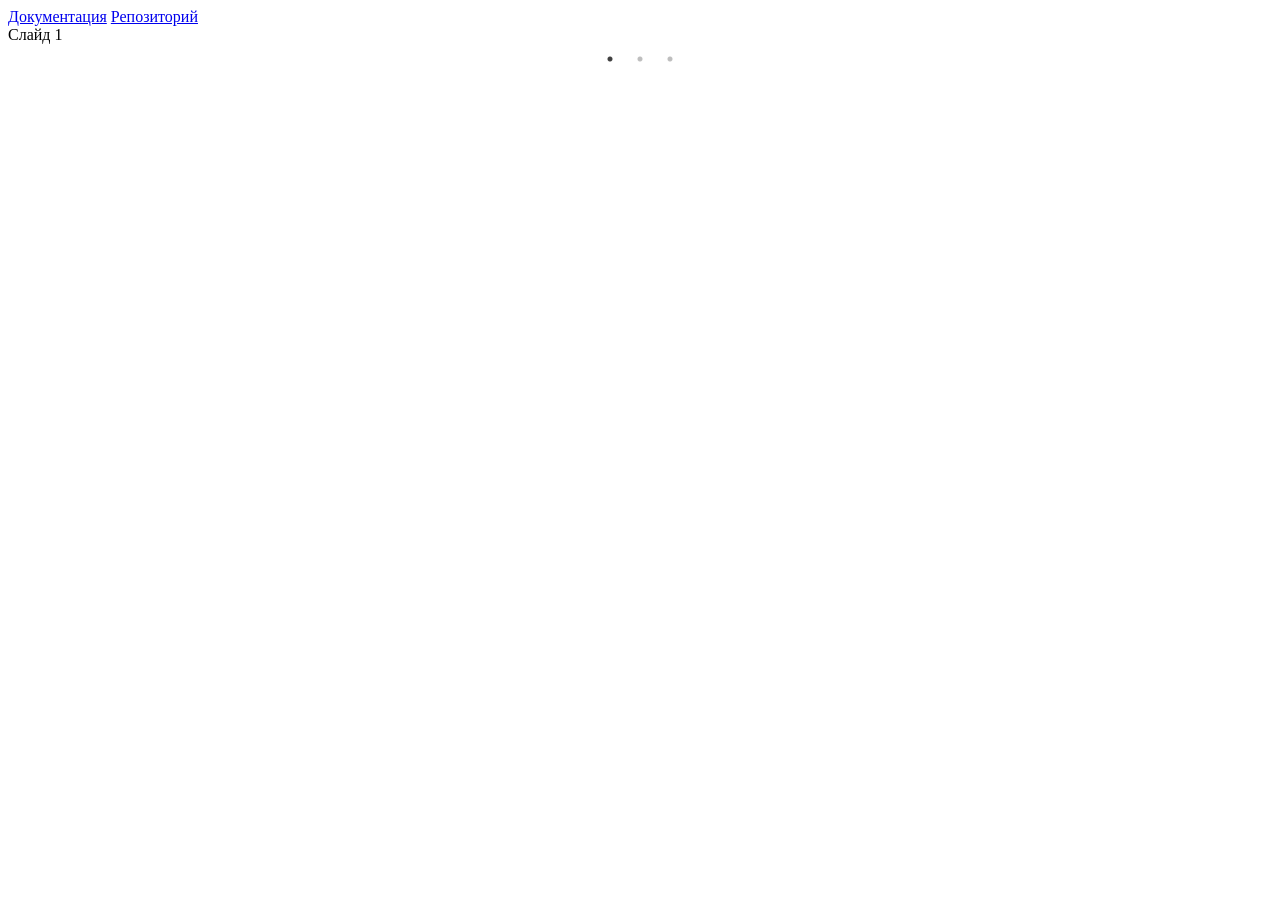
<file: static/slick/index.html>
<!DOCTYPE html>
<html lang="en">
<head>
<meta charset="UTF-8">
<meta name="viewport" content="width=device-width, initial-scale=1.0">
<title>Slick slider</title>
<link rel="stylesheet" href="slick.css">
<link rel="stylesheet" href="slick-theme.css">
</head>
<body>

<a href="https://kenwheeler.github.io/slick/">Документация</a>
<a href="https://github.com/kenwheeler/slick">Репозиторий</a>

<div class="slick-slider">
	<div>Слайд 1</div>
	<div>Слайд 2</div>
	<div>Слайд 3</div>
</div>

<script src="../jquery.js"></script>
<script src="slick.min.js"></script>
<script>
$(document).ready(function() {
	$('.slick-slider').slick({
	    slidesToShow: 2,
	    slidesToScroll: 1,
	    speed: 300,
	    autoplay: true,
	    arrows: true,
	    dots: true,
	    fade: true,
	    pauseOnHover: true,
		responsive: [
			{
				breakpoint: 970,
				settings: {
					slidesToShow: 3
				}

			}
	    ],

	});
});
</script>

</body>
</html>
</file>
<file: static/custom.css>
@font-face {
    font-family: 'Gilroy';
    src: url('Gilroy-Regular.eot');
    src: local('Gilroy Regular'), local('Gilroy-Regular'),
        url('fonts/gilroy/Gilroy-Regular.eot?#iefix') format('embedded-opentype'),
        url('fonts/gilroy/Gilroy-Regular.woff2') format('woff2'),
        url('fonts/gilroy/Gilroy-Regular.woff') format('woff'),
        url('fonts/fonts/gilroy/Gilroy-Regular.ttf') format('truetype');
    font-weight: normal;
    font-style: normal;
}
@font-face {
    font-family: 'Gilroy';
    src: url('Gilroy-Semibold.eot');
    src: local('Gilroy Semibold'), local('Gilroy-Semibold'),
        url('fonts/gilroy/Gilroy-Semibold.eot?#iefix') format('embedded-opentype'),
        url('fonts/gilroy/Gilroy-Semibold.woff2') format('woff2'),
        url('fonts/gilroy/Gilroy-Semibold.woff') format('woff'),
        url('fonts/gilroy/Gilroy-Semibold.ttf') format('truetype');
    font-weight: 600;
    font-style: normal;
}
@font-face {
    font-family: 'Gilroy';
    src: url('Gilroy-Medium.eot');
    src: local('Gilroy Medium'), local('Gilroy-Medium'),
        url('fonts/gilroy/Gilroy-Medium.eot?#iefix') format('embedded-opentype'),
        url('fonts/gilroy/Gilroy-Medium.woff2') format('woff2'),
        url('fonts/gilroy/Gilroy-Medium.woff') format('woff'),
        url('fonts/gilroy/Gilroy-Medium.ttf') format('truetype');
    font-weight: 500;
    font-style: normal;
}
@font-face {
    font-family: 'Gilroy';
    src: url('Gilroy-Extrabold.eot');
    src: local('Gilroy Extrabold'), local('Gilroy-Extrabold'),
        url('fonts/gilroy/Gilroy-Extrabold.eot?#iefix') format('embedded-opentype'),
        url('fonts/gilroy/Gilroy-Extrabold.woff2') format('woff2'),
        url('fonts/gilroy/Gilroy-Extrabold.woff') format('woff'),
        url('fonts/gilroy/Gilroy-Extrabold.ttf') format('truetype');
    font-weight: 800;
    font-style: normal;
}

body {
	margin: 0;
    font-family: 'Gilroy', Arial, Helvetica;
    background-color: #F7F7F7;
}

h1 {
	font-size: 64px;
	font-weight: 800;
	line-height: 77px;
}

/* Атомарные классы */
.container {
	max-width: 1200px;
	margin: 0 auto;
}

.block {
	margin-top: 200px;
	margin-bottom: 200px;
}

.bimg {
	display: block;
	width: 100%;
}

.title_area {
	margin-bottom: 64px;
}
.title_area.s1 {
	text-align: center;
}
.title_area .descr {
	color: #808080;
	font-size: 17px;
	text-transform: uppercase;
	font-weight: bold;
	letter-spacing: 4.6px;
	margin-bottom: 15px;
}
.title_area h2 {
	color: #212121;
	font-size: 56px;
	font-weight: bolder;
	margin: 0;
}

.btn_area {
	display: flex;
	justify-content: center;
	margin-top: 40px;
}
.btn {
	background-color: #212121;
	color: #FFF;
	display: inline-block;
	font-size: 18px;
	padding: 13px 5px;
	text-decoration: none;
	border: 0;
	font-weight: 500;
	text-align: center;
	cursor: pointer
}
.btn.s2 {
	font-size: 24px;
	padding: 17px 32px;
}

.tab-area .tab-page .tab-item {
	display: none;
}
.tab-area .tab-item.active {
	display: block;
	color: blue; /* удалить */
}
/* Побочное, для вида */
.tab-area .tab-label {
	display: flex;
	background-color: white;
	width: 22%;
	padding: 16px;
	gap: 8px;
	justify-content: space-between;
}
.tab-area .tab-label .tab-item {
	padding: 15px;
	cursor: pointer;
	margin-right: 5px;
	background-color: white;
	width: 33.33%;
	text-align: center;
	font-size: 18px;
	color: #808080;
	font-weight: 600;
}
.tab-label .tab-item:hover {
	background: #212121;
	color: #FFF;
}
.tab-page .wrap {
	display: flex;
	justify-content: space-between;
	background-color: white;
	padding: 32px;
	align-items: center;
}
.tab-item .item{
	display: flex;
	gap: 16px;
}
.tab-item .col.c2 {
	display: flex;
	flex-direction: column;
	gap: 8px;
}
.tab-item .col.c2 label {
	font-size: 18px;
	color: #808080;
} 
.tab-item .col.c2 span {
	font-size: 24px;
	color: #212121;
	font-weight: 600;
} 

.tab-page .item.c5 {
	background-color: black;
	padding: 23px 25px;
	box-sizing: border-box;
}


/* Основные стили */
nav {
	display: flex;
	gap: 64px;
}
nav a {
	text-decoration: none;
	font-size: 18px;
	color: #212121;
	font-weight: 500;
}

header {
	height: 625px;
	background: #CCC url(images/header_back.png) no-repeat right bottom;
}
header .container {
	display: flex;
	flex-direction: column;
	height: inherit;
}
header .row.c1 {
	display: flex;
	justify-content: space-between;
	align-items: center;
	padding: 15px 0;
}
header .row.c2 {
	display: flex;
	flex-grow: 1;
	justify-content: center;
	flex-direction: column;
	font-size: 24px;
}
header .btn.sign_in {
	background: url(images/icons/sign_in.png) no-repeat 88px 11px;
	background-color: #212121;
	padding: 12px 55px 12px 26px;
}


#about .container {
	display: flex;
	gap: 75px;
}
#about .col.c1 {
	flex-grow: 1;
}
#about p {
	font-size: 18px;
	line-height: 1.45;
	letter-spacing: 0.07px;
	margin: 12px 0 0 0;
}
#about .btn.s2 {
	margin-top: 40px;
}

#digits {
	background-color: #212121;
}
#digits .container {
	display: flex;
	justify-content: space-evenly;
	text-align: center;
	padding: 64px 0;
	flex-wrap: wrap;
	gap: 15px;
}
#digits .digit {
	color: #FFF;
	font-size: 56px;
	font-weight: bold;
}
#digits .descr {
	color: #808080;
	font-size: 18px;
	margin-top: 20px;
}

#service .wrap {
	display: flex;
	gap: 24px;
	text-align: center;
}
#service .item {
	border: 1px solid #CCC;
	width: 33.33%;
	box-sizing: border-box;
	color: #808080;
	padding: 24px;
	font-size: 18px;
	margin-top: 0;
}
#service h3 {
	color: #212121;
	font-weight: bolder;
	font-size: 24px;
	margin-top: 17px;
	margin-bottom: 0px;
}
#service .descr {
	margin-top: 10px;
	line-height: 25px;
}
#service .btn {
	width: 100%;
	max-width: 336px;
	margin-top: 10px;
	box-sizing: border-box;
}
#service .item:hover {
	background-color: #212121;
}
#service .item:hover h3 {
	color: #FFF;
}
#service .item:hover .btn {
	background-color: #FFF;
	color: #212121;
}
#service .item:hover img {
	filter: brightness(10) invert(1);
}

#process .container {
	display: flex;
	gap: 80px;
	justify-content: center;
}
#process .col {
	width: 100%;
}
#process .col.c1 {
	max-width: 510px;
}
#process .col.c2 {
	flex-grow: 1;
}
#process .item {
	margin-top: 44px;
	display: flex;
	gap: 25px;
}
#process .square {
	border: 4px solid #212121;
	width: 96px;
	height: 96px;
	font-size: 40px;
	font-weight: bolder;
	text-align: center;
	line-height: 2;
	box-sizing: border-box;
}
#process .title_desc {
	width: 492px;
}
#process p {
	color: #808080;
	font-size: 16px;
	line-height: 1.65;
	font-weight: 500;
}
#process h3 {
	color: #212121;
	font-size: 24px;
	margin-top: 0;
	margin-bottom: 5px;
}

#houses .wrap {
	display: flex;
	gap: 24px;
}
#houses .item {
	position: relative;
	border: 1px solid #CCC;
	color: #808080;
}
#houses .status {
	position: absolute;
	top: 15px;
	left: 16px;
	background: #212121;
	color: #FFF;
	padding: 5px 9px;
	font-size: 14px;
}
#houses .inner {
	color: #212121;
	font-size: 18px;
	font-weight: 500;
	padding: 24px;
}
#houses .inner .row .s1 {
	font-size: 32px;
	font-weight: 700;
}
#houses .row.c3 {
	font-weight: 700;
	margin-top: 16px;
}
#houses .row.c4 {
	margin-bottom: 24px;
}
#houses .row.c5 {
	gap: 16px;
	display: flex;
}
#houses .row.c5 .btn {
	flex-grow: 1;
}
#houses .item .like {
	border: 2px solid #212121;
}
#houses .item:hover .inner{
	background-color: #212121;
	color: #FFF;
}
#houses .item:hover .btn {
	background-color: #FFF;
	color: #212121;
}
#houses .item:hover .icon {
	fill: #FFF;
}
#houses .item:hover .like {
	fill: #212121;
	border: 2px solid #FFF;
}

#blog .wrap {
	display: flex;
	gap: 24px;
}
#blog .item {
	width: 33.33%;
	font-size: 18px;
	border: 1px solid #CCC;	
}
#blog .inner {
	padding: 24px;
}
#blog .row.c1 {
	font-size: 18px;
	color: #808080;

}
#blog .row.c2 {
	font-size: 24px;
	font-weight: bold;
	color: #212121;
}
#blog .wrap .btn {
	width: 100%;
	margin-top: 10px;
	box-sizing: border-box;
}
#blog .container .wrap .item:hover {
	color: #FFF;
	background-color: #212121;
}
#blog .item:hover .row.c2 {
	color: #FFF;
}
#blog .item:hover .btn {
	background-color: #FFF;
	color: #212121;
}

/*#reviews .wrap {
	display: flex;
	justify-content: space-between;
	gap: 24px;
}*/
#reviews .wrap .item {
	box-sizing: border-box;
	border: 1px solid #CCC;
	padding: 32px;
	background-color: #FFF;
	font-size: 18px;
}
#reviews .inner {
	display: flex;
}
#reviews .preview {
	border-radius: 50%;
	width: 100%;
	max-width: 48px;
	margin-right: 12px;
}
#reviews p {
	margin-top: 0px;
	line-height: 25px;
	margin-bottom: 17px;
}
#reviews .col {
	line-height: 25px;
	font-weight: 800;
}
#reviews .col .rating_area {
	font-weight: 500;
	font-size: 14px;
}
#reviews .item {
	background: url(images/reviews/laps.jpg) no-repeat;
	background-position-x: 94%;
	background-position-y: 80%;
}

#staff .wrap {
	display: flex;
	gap: 24px;
	justify-content: space-between;
}
#staff .item {
	width: 25%;
	border: 1px solid #CCC;
	padding: 24px;
	background-color: #FFF;
	text-align: center;
}
#staff .preview {
	border-radius: 50%;
	width: 100%;
	max-width: 112px;
	margin: 0 auto 24px auto;
}
#staff .row.c1 {
	font-size: 24px;
	font-weight: 800;
	letter-spacing: -0.1px;
}
#staff .row.c2 {
	margin-top: 11px;
	font-size: 18px;
	margin-bottom: 24px;
}
#staff .row.c3 .btn {
	padding: 14px 0;
	display: block;
}
#staff .item:hover {
	background-color: #212121;
}
#staff .item:hover .row {
	color: #FFF;
}
#staff .item:hover .btn {
	background: #FFF;
	color: #212121;
}

#faq .container{
	display: flex;
	justify-content: space-between;
	gap: 78px;
}
#faq .item {
	display: flex;
	border-bottom: 1px solid #CCC;
	flex-direction: column;
}
#faq .hidden_area {
	display: none;
	color: #808080;
	font-size: 16px;
	line-height: 24px;
	margin-bottom: 24px;
	margin-top: 16px;
}
#faq .item.active .hidden_area {
	display: block;
}
#faq .click {
	font-size: 18px;
	margin-top: 24px;
	margin-bottom: 16px;/*24px*/
	cursor: pointer;
}

#get_in_touch .container {
	display: flex;
	gap: 78px;
}
#get_in_touch .col.c1 {
	width: 100%;
	max-width: 510px;
	background-color: #FFF;
	border: 1px solid #CCC;
	padding: 32px;
	box-sizing: border-box;
}
#get_in_touch .field_area {
	display: flex;
	flex-direction: column;
	font-size: 14px;
}
#get_in_touch .field {
	padding: 19px 10px 21px 21px;
	margin: 6px 0 12px 0;
	border: 2px solid #212121;
	box-sizing: border-box;
	font-size: 18px;
	font-family: Gilroy;
}

#touch_submit {
	margin-top: 40px;
	width: 100%;
	padding: 13px 0px 18px 0px;
	font-size: 24px;
	font-weight: 500;
}
#get_in_touch .title_area {
	margin-bottom: 24px;
}
#get_in_touch .socnet {
	display: flex;

}
#get_in_touch .socnet .item {
	padding: 15px 5px 8px 14px;
	border: 2px solid #212121;
	min-width: 25px;
	margin-right: 16px;
}
#get_in_touch .socnet .item:hover{
	fill: #FFF;
	border: 2px solid #FFF;
	background-color: #212121;
}
#get_in_touch .socnet .item:hover .icon {
	fill: #FFF;
}
#get_in_touch p {
	font-size: 18px;
	padding-top: 3.3px;
	line-height: 1.4;
	margin-bottom: 64px;
}
#get_in_touch .wrap {
	font-size: 24px;
	margin-top: 40px;
	line-height: 40px;
}

#touch_message {
	resize: none;
}

#subscribe .title_area.s1 {
	margin-bottom: 0px;
}
#subscribe p {
	font-size: 18px;
	font-weight: 500;
	color: #808080;
	width: 55%;
	text-align: center;
	margin: 27px auto 64px auto;
	line-height: 1.4;
}
#subscribe #subscribe_form {
	position: relative;
	width: 100%;
	margin: 24px auto;
	max-width: 792px;
}
#subscribe .field_email {
	width: 100%;
	border: 2px solid #212121;
	font-size: 18px;
	padding: 35px 200px 35px 30px;
	box-sizing: border-box;
	font-weight: 500;
	display: block;
}
#subscribe #subscribe_form .btn {
	position: absolute;
	margin: 0;
	top: 0;
	right: 15px;
	transform: translate(0, 25%);
	padding: 17px 37px 17px 35px;;
}

footer {
	background-color: #212121;
	color: #808080;
	padding-top: 100px;
	padding-bottom: 100px;
	font-size: 18px;
}

footer .container {
	display: flex;
	justify-content: space-between;
	gap: 24px;
}
footer .item {
	width: 25%;
}
footer .socnet {
	display: flex;
}
footer .socnet .item {
	padding: 8px 5px 8px 5px;
	border: 2px solid #FFF;
	margin-right: 15px;
	width: 30px;
	text-align: center;
}
footer .socnet .item:hover {
	border: 2px solid #FFF;
	background-color: #FFF;
}
footer .socnet .item:hover .icon {
	fill: #212121;
}
footer h3 {
	font-size: 24px;
	margin: 0 0 19px 0;
	color: #FFF;
}
footer a {
	text-decoration: none;
	display: block;
	color: #808080;
	margin-top: 11px;
}
footer p {
	margin-top: 12px;
	line-height: 25px;
}
footer .item.c4 img {
    filter: brightness(8) invert(0);
    width: 18px;

}
footer .item .title {
	width: 93px;
	padding: 0 0px 7px 10px;
	letter-spacing: 19px;
}

/* Адаптив */
@media all and (max-width: 1230px) {
	.bimg123 {
		display: block;
		width: 100%;
	}
	.container {
		padding-left: 15px;
		padding-right: 15px;
	}

	nav {
		gap: 30px;
	}

	#about .container {
		flex-direction: column;
	}
	#about .col.c2 {
		text-align: center;
	}

	#process .container {
		gap: 15px;
	}
	#process .col {
		width: 45%;
	}

	#faq .container {
		flex-wrap: wrap;
		flex-direction: column;
	}
	#faq .col.c2 {
		text-align: center;
		width: 100%;
	}

}

@media all and (max-width: 920px) {
	.no920 {
		display: none;
	}
	#process .container {
		flex-wrap: wrap; 
	}
	#process .col {
		width: 100%;
	}
	#process .col.c1 {
		order: 2;
	}

	#get_in_touch .container {
		flex-wrap: wrap;
		flex-direction: column;
		align-items: center;
	}
	#get_in_touch .col.c1 {
		order: 2;
	}

	#staff .wrap {
		flex-wrap: wrap;
		justify-content: space-evenly;
	}
	#staff .item {
		width: 40%;
	}

	.hamburger {
		cursor: pointer;
		order: 2;
	}
	.hamburger > div {
		width: 50px;
		height: 5px;
		background-color: #212121;
		margin-bottom: 10px;
	}
	.hamburger > div:last-child {
		margin-bottom: 0;
	}
}

@media all and (max-width: 768px) {
	.bimg768 {
		display: block;
		width: 100%;
	}

	#digits .item {
		width: 45%;
	}
	#service .wrap {
		flex-wrap: wrap;
	}
	#service .item {
		width: 100%;
	}

	#houses .wrap {
		flex-wrap: wrap;
	}
	#houses .item {
		width: 100%;
	}

	#blog .wrap {
		flex-wrap: wrap;
	}
	#blog .item {
		width: 100%;
	}

	#reviews .wrap {
		flex-wrap: wrap;
	}
	#reviews .wrap .item {
		width: 100%;
	}

	#staff .item {
		width: 100%;
	}

	#subscribe p {
		width: 100%;
	}
	#get_in_touch .col.c2 {
		width: 80%;
	}

	footer .container {
		flex-wrap: wrap;
		gap: 12px;
		justify-content: center;
	}
	footer .item {
		width: 80%;
		margin-bottom: 10px;
	}


}

@media all and (max-width: 480px) {
	.no480 {
		display: none;
	}

	header .row.c1 {
		flex-direction: column;
		gap: 15px;
		align-items: flex-start;
	}
	
	.hamburger {
		position: absolute;
		right: 25px;
		top: 25px;
	}

	#digits .item {
		width: 100%;
	}

	#process .item {
		margin-top: 20px;
	}

	#houses .inner {
		padding: 10px;
	}
	#houses .row.c4 > span {
		display: inline-block;
		margin: 5px 5px 5px 0;
	}

	#blog .row.c1 > span {
		display: inline-block;
	}

	#reviews .item {
		background: none;
	}

	#staff .wrap {
		flex-wrap: wrap;
	}
	#staff .item {
		width: 100%;
	}

	#subscribe #subscribe_form .btn {
		transform: translate(0, 65%);
		padding: 10px 10px 10px 10px;
	}
	#subscribe .field_email {
		padding: 35px;
	}
	#subscribe #subscribe_form .btn {
		position: unset;
		width: 100%;
	}

	footer .item {
		width: 100%;
		margin-bottom: 10px;
	}
}
</file>
